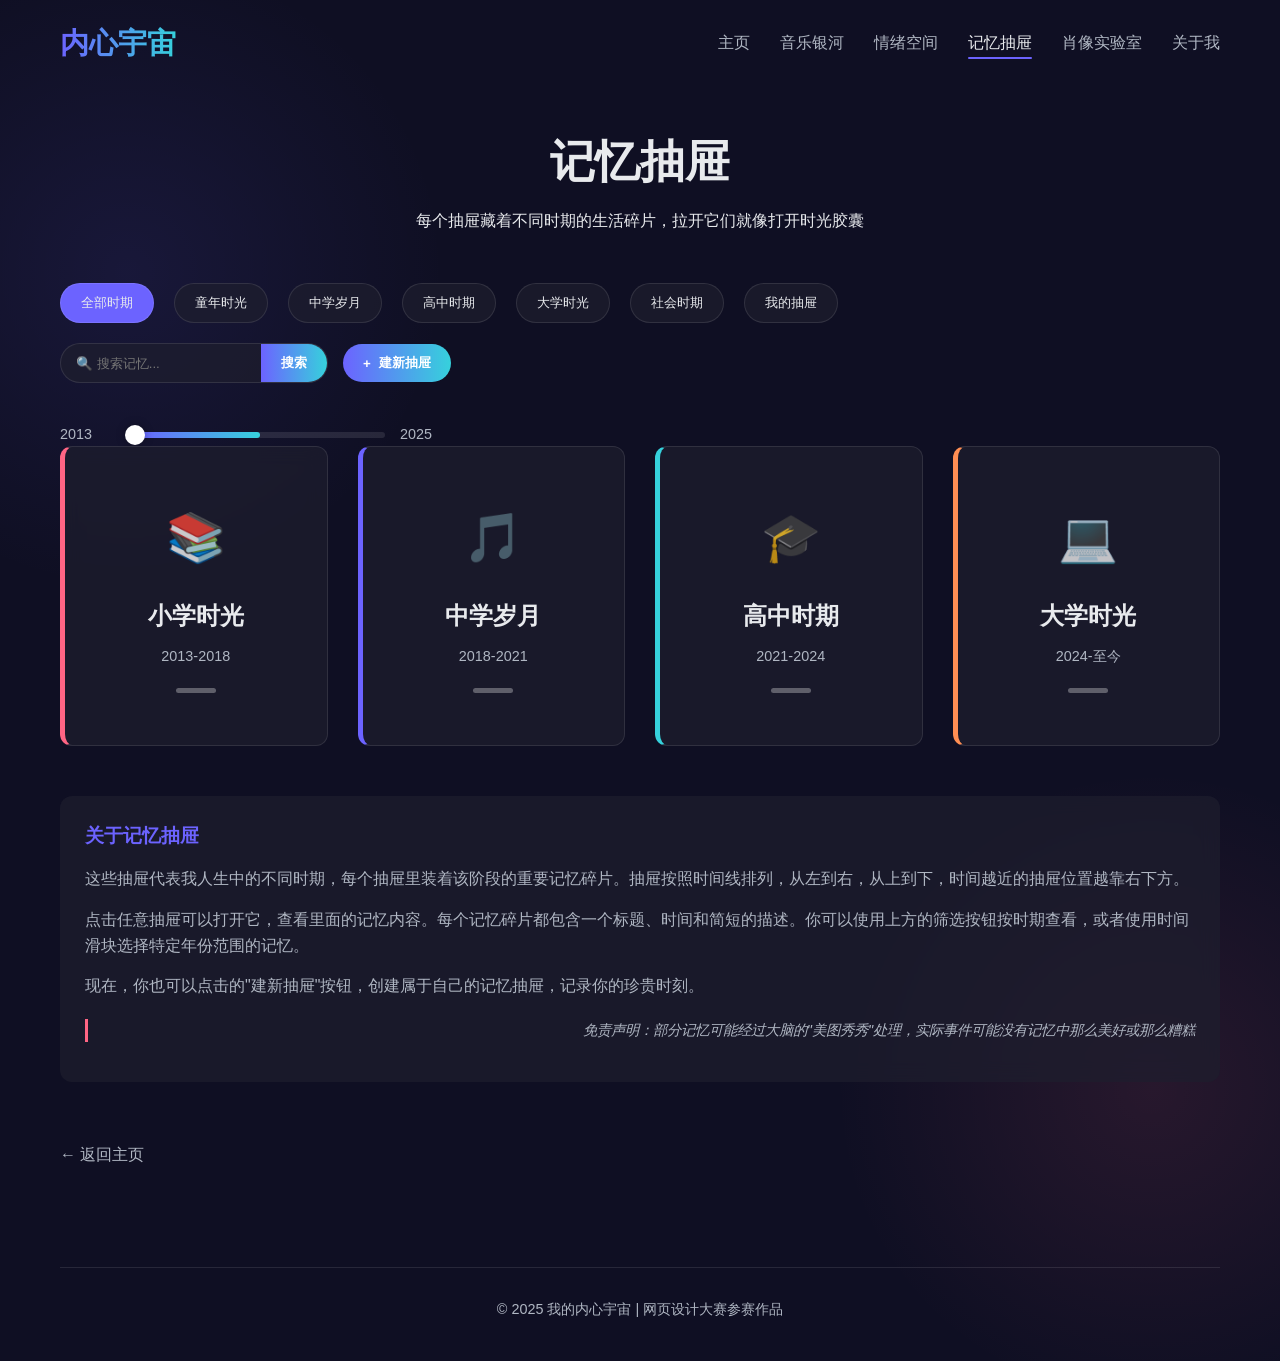
<file: memory-drawers.html>
<!doctype html>
<html lang="zh-CN">
  <head>
    <meta charset="UTF-8" />
    <meta name="viewport" content="width=device-width, initial-scale=1.0" />
    <title>记忆抽屉 | 内心宇宙</title>
    <style>
      /* 基础重置与变量 */
      :root {
        --primary-color: #6c63ff;
        --secondary-color: #ff6584;
        --dark-bg: #0f0f23;
        --light-bg: #f8f9fa;
        --text-primary: #e8eaed;
        --text-secondary: #b0b7c3;
        --accent-1: #36d1dc;
        --accent-2: #5b86e5;
        --card-bg: rgba(30, 30, 46, 0.7);
        --transition: all 0.3s ease;
        --border-radius: 12px;
        --shadow: 0 10px 30px rgba(0, 0, 0, 0.3);
      }

      * {
        margin: 0;
        padding: 0;
        box-sizing: border-box;
      }

      body {
        font-family: "Quicksand", sans-serif;
        background-color: var(--dark-bg);
        color: var(--text-primary);
        line-height: 1.6;
        overflow-x: hidden;
        background-image:
          radial-gradient(
            circle at 10% 20%,
            rgba(108, 99, 255, 0.1) 0%,
            transparent 20%
          ),
          radial-gradient(
            circle at 90% 80%,
            rgba(255, 101, 132, 0.1) 0%,
            transparent 20%
          );
        min-height: 100vh;
      }

      .container {
        max-width: 1200px;
        margin: 0 auto;
        padding: 0 20px;
      }

      /* 导航栏 */
      .main-nav {
        display: flex;
        justify-content: space-between;
        align-items: center;
        padding: 20px 0;
        position: relative;
        z-index: 100;
      }

      .nav-brand {
        font-size: 1.8rem;
        font-weight: 600;
        background: linear-gradient(
          90deg,
          var(--primary-color),
          var(--accent-1)
        );
        -webkit-background-clip: text;
        background-clip: text;
        color: transparent;
      }

      .nav-links {
        display: flex;
        list-style: none;
        gap: 30px;
      }

      .nav-links a {
        color: var(--text-secondary);
        text-decoration: none;
        font-weight: 500;
        transition: var(--transition);
        padding: 8px 0;
        position: relative;
      }

      .nav-links a:hover,
      .nav-links a.active {
        color: var(--text-primary);
      }

      .nav-links a.active::after {
        content: "";
        position: absolute;
        bottom: 0;
        left: 0;
        width: 100%;
        height: 2px;
        background: var(--primary-color);
        border-radius: 2px;
      }

      .menu-toggle {
        display: none;
        background: none;
        border: none;
        color: var(--text-primary);
        font-size: 1.5rem;
        cursor: pointer;
      }

      /* 主内容区 */
      .hero {
        display: grid;
        grid-template-columns: 1fr 1fr;
        gap: 60px;
        align-items: center;
        padding: 80px 0;
        min-height: 80vh;
      }

      .hero-text h1 {
        font-size: 3.2rem;
        line-height: 1.2;
        margin-bottom: 20px;
      }

      .highlight {
        background: linear-gradient(
          90deg,
          var(--primary-color),
          var(--secondary-color)
        );
        -webkit-background-clip: text;
        background-clip: text;
        color: transparent;
        position: relative;
      }

      .subtitle {
        font-size: 1.2rem;
        color: var(--text-secondary);
        margin-bottom: 30px;
      }

      .hero-text p {
        margin-bottom: 30px;
        font-size: 1.1rem;
      }

      .cta-buttons {
        display: flex;
        gap: 20px;
        margin-top: 30px;
      }

      .btn {
        padding: 14px 28px;
        border-radius: var(--border-radius);
        text-decoration: none;
        font-weight: 600;
        transition: var(--transition);
        display: inline-block;
        text-align: center;
      }

      .btn.primary {
        background: linear-gradient(
          90deg,
          var(--primary-color),
          var(--accent-1)
        );
        color: white;
        box-shadow: var(--shadow);
      }

      .btn.secondary {
        background: transparent;
        color: var(--text-primary);
        border: 2px solid var(--primary-color);
      }

      .btn:hover {
        transform: translateY(-5px);
        box-shadow: 0 15px 30px rgba(0, 0, 0, 0.4);
      }

      .hero-visual {
        position: relative;
        height: 400px;
        display: flex;
        justify-content: center;
        align-items: center;
      }

      .floating-shapes {
        position: relative;
        width: 100%;
        height: 100%;
      }

      .shape {
        position: absolute;
        border-radius: 50%;
        opacity: 0.7;
      }

      .shape-1 {
        width: 200px;
        height: 200px;
        background: radial-gradient(
          circle,
          var(--primary-color),
          transparent 70%
        );
        top: 20%;
        left: 10%;
        animation: float 6s ease-in-out infinite;
      }

      .shape-2 {
        width: 150px;
        height: 150px;
        background: radial-gradient(
          circle,
          var(--secondary-color),
          transparent 70%
        );
        top: 50%;
        right: 10%;
        animation: float 8s ease-in-out infinite reverse;
      }

      .shape-3 {
        width: 100px;
        height: 100px;
        background: radial-gradient(circle, var(--accent-1), transparent 70%);
        bottom: 10%;
        left: 30%;
        animation: float 7s ease-in-out infinite 1s;
      }

      /* 特色空间卡片 */
      .featured-spaces {
        padding: 80px 0;
      }

      .featured-spaces h2 {
        text-align: center;
        font-size: 2.5rem;
        margin-bottom: 50px;
      }

      .space-cards {
        display: grid;
        grid-template-columns: repeat(auto-fit, minmax(250px, 1fr));
        gap: 30px;
      }

      .space-card {
        background: var(--card-bg);
        border-radius: var(--border-radius);
        padding: 30px;
        transition: var(--transition);
        cursor: pointer;
        backdrop-filter: blur(10px);
        border: 1px solid rgba(255, 255, 255, 0.1);
      }

      .space-card:hover {
        transform: translateY(-10px);
        border-color: var(--primary-color);
        box-shadow: var(--shadow);
      }

      .card-icon {
        font-size: 2.5rem;
        margin-bottom: 20px;
      }

      .space-card h3 {
        font-size: 1.5rem;
        margin-bottom: 15px;
      }

      .space-card p {
        color: var(--text-secondary);
        font-size: 0.95rem;
      }

      /* 幽默区域 */
      .humor-section {
        padding: 60px 0;
        display: flex;
        justify-content: center;
      }

      .humor-bubble {
        background: linear-gradient(
          135deg,
          rgba(108, 99, 255, 0.1),
          rgba(255, 101, 132, 0.1)
        );
        border-radius: var(--border-radius);
        padding: 30px;
        max-width: 600px;
        border-left: 5px solid var(--secondary-color);
        position: relative;
        overflow: hidden;
      }

      .humor-bubble::before {
        content: "✨";
        position: absolute;
        top: 10px;
        right: 10px;
        font-size: 1.5rem;
      }

      .humor-bubble p:first-child {
        font-weight: 600;
        margin-bottom: 15px;
        color: var(--secondary-color);
      }

      .humor-bubble ul {
        margin: 20px 0;
        padding-left: 20px;
      }

      .humor-bubble li {
        margin-bottom: 8px;
        position: relative;
      }

      .humor-note {
        font-style: italic;
        font-size: 0.9rem;
        color: var(--text-secondary);
        margin-top: 20px;
        text-align: right;
      }

      /* 页脚 */
      footer {
        text-align: center;
        padding: 30px 0;
        border-top: 1px solid rgba(255, 255, 255, 0.1);
        margin-top: 60px;
        color: var(--text-secondary);
        font-size: 0.9rem;
      }

      footer p:first-child {
        margin-bottom: 10px;
      }

      /* 响应式设计 */
      @media (max-width: 992px) {
        .hero {
          grid-template-columns: 1fr;
          gap: 40px;
          padding: 40px 0;
        }

        .hero-text h1 {
          font-size: 2.5rem;
        }

        .nav-links {
          display: none;
        }

        .menu-toggle {
          display: block;
        }

        .nav-links.active {
          display: flex;
          flex-direction: column;
          position: absolute;
          top: 100%;
          left: 0;
          width: 100%;
          background: var(--dark-bg);
          padding: 20px;
          border-radius: var(--border-radius);
          box-shadow: var(--shadow);
        }
      }

      /* ==================== 【共鸣星海】新增样式 ==================== */
      /* 将此段代码追加到 style.css 文件的末尾 */

      /* 星星详细信息面板 */
      .star-detail-panel {
        position: fixed;
        top: 50%;
        left: 50%;
        transform: translate(-50%, -50%);
        width: 90%;
        max-width: 500px;
        max-height: 80vh;
        background: var(--card-bg);
        backdrop-filter: blur(20px) saturate(180%);
        border-radius: var(--border-radius);
        border: 1px solid rgba(108, 99, 255, 0.3);
        box-shadow: 0 25px 50px rgba(0, 0, 0, 0.5);
        z-index: 1000;
        overflow-y: auto;
        animation: fadeInUp 0.4s ease-out;
        color: var(--text-primary);
      }

      .panel-header {
        padding: 25px 25px 15px 25px;
        border-bottom: 1px solid rgba(255, 255, 255, 0.1);
        position: relative;
        background: linear-gradient(
          to right,
          rgba(108, 99, 255, 0.1),
          transparent
        );
      }
      .panel-header h3 {
        font-size: 1.6rem;
        margin-bottom: 5px;
        color: var(--text-primary);
      }
      .song-artist {
        color: var(--accent-1);
        font-size: 0.95rem;
      }
      .close-panel-btn {
        position: absolute;
        top: 20px;
        right: 20px;
        background: rgba(255, 255, 255, 0.1);
        border: none;
        border-radius: 50%;
        width: 30px;
        height: 30px;
        color: var(--text-primary);
        font-size: 1.5rem;
        line-height: 1;
        cursor: pointer;
        transition: var(--transition);
      }
      .close-panel-btn:hover {
        background: var(--secondary-color);
        transform: rotate(90deg);
      }

      .panel-body {
        padding: 25px;
      }
      .panel-body > div {
        margin-bottom: 25px;
      }

      /* 投稿者区域 */
      .contributor-header {
        display: flex;
        align-items: center;
        gap: 15px;
        margin-bottom: 15px;
      }
      .contributor-avatar {
        font-size: 2.5rem;
      }
      .contributor-header h4 {
        font-size: 1.2rem;
        margin-bottom: 5px;
      }
      .upload-time {
        font-size: 0.85rem;
        color: var(--text-secondary);
      }
      .contributor-intro {
        background: rgba(255, 255, 255, 0.05);
        padding: 15px;
        border-radius: 10px;
        line-height: 1.6;
        font-style: italic;
        border-left: 3px solid var(--accent-1);
      }

      /* 社交标签 */
      .social-tags {
        display: flex;
        flex-wrap: wrap;
        gap: 10px;
        margin-top: 10px;
      }
      .social-tag {
        background: rgba(255, 101, 132, 0.15);
        color: var(--secondary-color);
        padding: 6px 12px;
        border-radius: 15px;
        font-size: 0.8rem;
      }

      /* 联系方式区域 */
      .contact-info {
        background: rgba(54, 209, 220, 0.1);
        padding: 12px 15px;
        border-radius: 8px;
        word-break: break-all;
        margin: 15px 0;
        font-family: monospace;
        border: 1px dashed var(--accent-1);
      }
      .action-btn {
        width: 100%;
        padding: 12px;
        margin-bottom: 10px;
        background: linear-gradient(
          90deg,
          var(--primary-color),
          var(--accent-1)
        );
        color: white;
        border: none;
        border-radius: 8px;
        font-weight: 600;
        cursor: pointer;
        transition: var(--transition);
      }
      .action-btn:hover {
        transform: translateY(-3px);
        box-shadow: 0 7px 15px rgba(108, 99, 255, 0.3);
      }
      .action-btn.secondary {
        background: transparent;
        border: 2px solid var(--primary-color);
        color: var(--primary-color);
      }
      .action-btn.secondary:hover {
        background: rgba(108, 99, 255, 0.1);
      }

      /* 歌曲信息 */
      .song-info-section p {
        margin-bottom: 8px;
        font-size: 0.9rem;
        color: var(--text-secondary);
      }
      .song-info-section strong {
        color: var(--text-primary);
      }

      /* 响应式调整 */
      @media (max-width: 768px) {
        .star-detail-panel {
          width: 95%;
          max-height: 85vh;
        }
        .panel-header,
        .panel-body {
          padding: 20px;
        }
      }
      /* 在 music-galaxy.html 的 style 标签内，或 style.css 中添加 */
      .background-star {
        opacity: 0.7;
      }
      .background-star:hover {
        opacity: 1;
      }

      /* ==================== 【共鸣星海】创建新星功能新增样式 ==================== */

      /* 创建新星入口按钮 */
      .create-star-entry {
        z-index: 20; /* 确保在最上层 */
      }
      .create-entry-btn {
        background: linear-gradient(
          135deg,
          var(--primary-color),
          var(--accent-2)
        );
        color: white;
        border: none;
        border-radius: 25px;
        padding: 12px 25px;
        font-weight: 600;
        font-size: 0.95rem;
        cursor: pointer;
        box-shadow: 0 8px 20px rgba(108, 99, 255, 0.4);
        transition: all 0.3s ease;
        animation: pulse-gentle 2s infinite;
      }
      .create-entry-btn:hover {
        transform: translateY(-3px) scale(1.05);
        box-shadow: 0 12px 25px rgba(108, 99, 255, 0.6);
      }
      @keyframes pulse-gentle {
        0%,
        100% {
          box-shadow: 0 8px 20px rgba(108, 99, 255, 0.4);
        }
        50% {
          box-shadow: 0 8px 25px rgba(108, 99, 255, 0.7);
        }
      }

      /* 创建表单样式 (复用 .star-detail-panel 的基础样式) */
      #starDetailPanel .form-section {
        margin-bottom: 25px;
        padding-bottom: 20px;
        border-bottom: 1px dashed rgba(255, 255, 255, 0.1);
      }
      #starDetailPanel .form-section:last-of-type {
        border-bottom: none;
      }
      #starDetailPanel .form-section h4 {
        margin-bottom: 15px;
        color: var(--accent-1);
        font-size: 1.1rem;
      }
      .form-group {
        margin-bottom: 15px;
      }
      .form-group label {
        display: block;
        margin-bottom: 5px;
        font-size: 0.9rem;
        color: var(--text-secondary);
      }
      .form-group input[type="text"],
      .form-group textarea {
        width: 100%;
        padding: 10px 15px;
        background: rgba(255, 255, 255, 0.08);
        border: 1px solid rgba(108, 99, 255, 0.3);
        border-radius: 8px;
        color: var(--text-primary);
        font-family: "Quicksand", sans-serif;
        transition: var(--transition);
      }
      .form-group input[type="text"]:focus,
      .form-group textarea:focus {
        outline: none;
        border-color: var(--primary-color);
        background: rgba(108, 99, 255, 0.1);
      }
      .form-group textarea {
        resize: vertical;
        min-height: 60px;
      }
      .radio-group {
        display: flex;
        gap: 20px;
        margin-top: 5px;
      }
      .radio-group label {
        display: flex;
        align-items: center;
        font-size: 0.9rem;
        cursor: pointer;
      }
      .radio-group input[type="radio"] {
        margin-right: 8px;
      }
      .form-group small {
        display: block;
        margin-top: 5px;
        font-size: 0.8rem;
        color: var(--text-secondary);
        opacity: 0.8;
      }
      .form-actions {
        display: flex;
        justify-content: flex-end;
        gap: 15px;
        margin-top: 25px;
      }

      /* 基础动画 */
      @keyframes float {
        0%,
        100% {
          transform: translateY(0) scale(1);
        }
        50% {
          transform: translateY(-20px) scale(1.05);
        }
      }

      @keyframes pulse {
        0%,
        100% {
          opacity: 1;
        }
        50% {
          opacity: 0.7;
        }
      }

      @keyframes fadeInUp {
        from {
          opacity: 0;
          transform: translateY(30px);
        }
        to {
          opacity: 1;
          transform: translateY(0);
        }
      }

      /* 页面进入动画 */
      .hero-text,
      .space-card,
      .humor-bubble {
        animation: fadeInUp 0.8s ease-out;
      }

      .space-card:nth-child(2) {
        animation-delay: 0.1s;
      }

      .space-card:nth-child(3) {
        animation-delay: 0.2s;
      }

      .space-card:nth-child(4) {
        animation-delay: 0.3s;
      }
    </style>
    <style>
      /* 原有内联样式保持不变（此处省略） */
      .memory-drawers-container {
        min-height: 80vh;
        padding: 40px 0;
      }

      .drawers-header {
        text-align: center;
        margin-bottom: 50px;
      }

      .drawers-header h1 {
        font-size: 2.8rem;
        margin-bottom: 10px;
      }

      .timeline-controls {
        display: flex;
        justify-content: space-between;
        align-items: center;
        gap: 20px;
        margin-bottom: 40px;
        flex-wrap: wrap;
      }

      .controls-left {
        display: flex;
        gap: 20px;
        flex-wrap: wrap;
      }

      .timeline-btn {
        padding: 10px 20px;
        background: var(--card-bg);
        border: 1px solid rgba(255, 255, 255, 0.1);
        border-radius: 20px;
        color: var(--text-primary);
        cursor: pointer;
        transition: var(--transition);
      }

      .timeline-btn.active,
      .timeline-btn:hover {
        background: var(--primary-color);
      }

      .create-drawer-btn {
        padding: 10px 20px;
        background: linear-gradient(
          90deg,
          var(--primary-color),
          var(--accent-1)
        );
        border: none;
        border-radius: 20px;
        color: white;
        cursor: pointer;
        font-weight: 600;
        transition: var(--transition);
        display: flex;
        align-items: center;
        gap: 8px;
        white-space: nowrap;
      }

      .create-drawer-btn:hover {
        transform: translateY(-3px);
        box-shadow: 0 8px 20px rgba(108, 99, 255, 0.4);
      }

      .timeline-slider {
        flex-grow: 1;
        max-width: 400px;
      }

      .slider-container {
        display: flex;
        align-items: center;
        gap: 15px;
      }

      .slider-year {
        color: var(--text-secondary);
        font-size: 0.9rem;
        min-width: 60px;
      }

      .slider {
        flex-grow: 1;
        height: 6px;
        background: rgba(255, 255, 255, 0.1);
        border-radius: 3px;
        position: relative;
        cursor: pointer;
      }

      .slider-track {
        position: absolute;
        top: 0;
        left: 0;
        height: 100%;
        background: linear-gradient(
          90deg,
          var(--primary-color),
          var(--accent-1)
        );
        border-radius: 3px;
        width: 50%;
      }

      .slider-handle {
        position: absolute;
        top: 50%;
        transform: translate(-50%, -50%);
        width: 20px;
        height: 20px;
        background: white;
        border-radius: 50%;
        box-shadow: 0 0 10px rgba(0, 0, 0, 0.3);
        cursor: grab;
      }

      .drawers-grid {
        display: grid;
        grid-template-columns: repeat(auto-fill, minmax(250px, 1fr));
        gap: 30px;
        margin-bottom: 50px;
      }

      .drawer {
        background: var(--card-bg);
        border-radius: var(--border-radius);
        overflow: hidden;
        transition: var(--transition);
        cursor: pointer;
        backdrop-filter: blur(10px);
        border: 1px solid rgba(255, 255, 255, 0.1);
        min-height: 300px;
        display: flex;
        flex-direction: column;
      }

      .drawer:hover {
        transform: translateY(-10px);
        border-color: var(--primary-color);
        box-shadow: var(--shadow);
      }

      .drawer-front {
        padding: 25px;
        text-align: center;
        position: relative;
        min-height: 200px;
        display: flex;
        flex-direction: column;
        justify-content: center;
        flex: 1;
      }

      .drawer-label {
        font-size: 1.5rem;
        font-weight: 600;
        margin-bottom: 10px;
        color: var(--text-primary);
      }

      .drawer-period {
        color: var(--text-secondary);
        font-size: 0.9rem;
        margin-bottom: 20px;
      }

      .drawer-icon {
        font-size: 3rem;
        margin-bottom: 20px;
        opacity: 0.8;
      }

      .drawer-handle {
        width: 40px;
        height: 5px;
        background: rgba(255, 255, 255, 0.3);
        border-radius: 3px;
        margin: 0 auto;
      }

      .drawer-content {
        padding: 0;
        max-height: 0;
        overflow: hidden;
        transition:
          max-height 0.5s ease,
          padding 0.5s ease;
        flex: 1;
      }

      .drawer.open .drawer-content {
        padding: 25px;
        max-height: 500px;
      }

      .memory-item {
        margin-bottom: 20px;
        padding-bottom: 20px;
        border-bottom: 1px solid rgba(255, 255, 255, 0.1);
      }

      .memory-item:last-child {
        margin-bottom: 0;
        padding-bottom: 0;
        border-bottom: none;
      }

      .memory-title {
        color: var(--primary-color);
        font-weight: 600;
        margin-bottom: 8px;
      }

      .memory-date {
        color: var(--text-secondary);
        font-size: 0.8rem;
        margin-bottom: 10px;
      }

      .memory-text {
        color: var(--text-secondary);
        font-size: 0.9rem;
        line-height: 1.5;
      }

      .memory-tags {
        display: flex;
        flex-wrap: wrap;
        gap: 8px;
        margin-top: 10px;
      }

      .memory-tag {
        background: rgba(108, 99, 255, 0.15);
        color: var(--primary-color);
        padding: 4px 10px;
        border-radius: 12px;
        font-size: 0.8rem;
      }

      .drawers-description {
        background: var(--card-bg);
        border-radius: var(--border-radius);
        padding: 25px;
        margin-bottom: 40px;
        backdrop-filter: blur(10px);
      }

      .drawers-description h3 {
        color: var(--primary-color);
        margin-bottom: 15px;
      }

      .drawers-description p {
        margin-bottom: 15px;
        color: var(--text-secondary);
      }

      .humor-note {
        font-style: italic;
        color: var(--secondary-color);
        border-left: 3px solid var(--secondary-color);
        padding-left: 15px;
        margin-top: 20px;
      }

      .back-btn {
        display: inline-block;
        margin-top: 20px;
        color: var(--text-secondary);
        text-decoration: none;
        transition: var(--transition);
      }

      .back-btn:hover {
        color: var(--primary-color);
      }

      /* 抽屉颜色主题 */
      .drawer-childhood {
        border-left: 5px solid #ff6584;
      }
      .drawer-teenage {
        border-left: 5px solid #6c63ff;
      }
      .drawer-highschool {
        border-left: 5px solid #36d1dc;
      }
      .drawer-college {
        border-left: 5px solid #ff8e53;
      }
      .drawer-custom {
        border-left: 5px solid #9c5dff;
      }

      /* 创建抽屉表单样式 */
      .create-drawer-form {
        position: fixed;
        top: 50%;
        left: 50%;
        transform: translate(-50%, -50%);
        width: 90%;
        max-width: 500px;
        max-height: 80vh;
        background: var(--card-bg);
        backdrop-filter: blur(20px) saturate(180%);
        border-radius: var(--border-radius);
        border: 1px solid rgba(108, 99, 255, 0.3);
        box-shadow: 0 25px 50px rgba(0, 0, 0, 0.5);
        z-index: 1000;
        overflow-y: auto;
        animation: fadeInUp 0.4s ease-out;
        color: var(--text-primary);
      }

      .form-header {
        padding: 25px 25px 15px 25px;
        border-bottom: 1px solid rgba(255, 255, 255, 0.1);
        position: relative;
        background: linear-gradient(
          to right,
          rgba(108, 99, 255, 0.1),
          transparent
        );
      }

      .form-header h3 {
        font-size: 1.6rem;
        margin-bottom: 5px;
        color: var(--text-primary);
      }

      .form-body {
        padding: 25px;
      }

      .form-section {
        margin-bottom: 25px;
        padding-bottom: 20px;
        border-bottom: 1px dashed rgba(255, 255, 255, 0.1);
      }

      .form-section:last-of-type {
        border-bottom: none;
      }

      .form-section h4 {
        margin-bottom: 15px;
        color: var(--accent-1);
        font-size: 1.1rem;
      }

      .form-group {
        margin-bottom: 15px;
      }

      .form-group label {
        display: block;
        margin-bottom: 5px;
        font-size: 0.9rem;
        color: var(--text-secondary);
      }

      .form-group input[type="text"],
      .form-group input[type="date"],
      .form-group textarea,
      .form-group select {
        width: 100%;
        padding: 10px 15px;
        background: rgba(255, 255, 255, 0.08);
        border: 1px solid rgba(108, 99, 255, 0.3);
        border-radius: 8px;
        color: var(--text-primary);
        font-family: "Quicksand", sans-serif;
        transition: var(--transition);
      }

      .form-group input[type="text"]:focus,
      .form-group input[type="date"]:focus,
      .form-group textarea:focus,
      .form-group select:focus {
        outline: none;
        border-color: var(--primary-color);
        background: rgba(108, 99, 255, 0.1);
      }

      .form-group textarea {
        resize: vertical;
        min-height: 80px;
      }

      .radio-group {
        display: flex;
        flex-wrap: wrap;
        gap: 15px;
        margin-top: 5px;
      }

      .radio-group label {
        display: flex;
        align-items: center;
        font-size: 0.9rem;
        cursor: pointer;
      }

      .radio-group input[type="radio"] {
        margin-right: 8px;
      }

      .form-actions {
        display: flex;
        justify-content: flex-end;
        gap: 15px;
        margin-top: 25px;
      }

      .form-btn {
        padding: 12px 25px;
        border: none;
        border-radius: 8px;
        font-weight: 600;
        cursor: pointer;
        transition: var(--transition);
      }

      .form-btn.primary {
        background: linear-gradient(
          90deg,
          var(--primary-color),
          var(--accent-1)
        );
        color: white;
      }

      .form-btn.secondary {
        background: transparent;
        border: 2px solid var(--primary-color);
        color: var(--primary-color);
      }

      .form-btn:hover {
        transform: translateY(-3px);
        box-shadow: 0 7px 15px rgba(108, 99, 255, 0.3);
      }

      .close-form-btn {
        position: absolute;
        top: 20px;
        right: 20px;
        background: rgba(255, 255, 255, 0.1);
        border: none;
        border-radius: 50%;
        width: 30px;
        height: 30px;
        color: var(--text-primary);
        font-size: 1.5rem;
        line-height: 1;
        cursor: pointer;
        transition: var(--transition);
      }

      .controls-right {
        display: flex;
        align-items: center;
        gap: 15px;
      }

      .search-container {
        display: flex;
        align-items: center;
        background: rgba(255, 255, 255, 0.08);
        border: 1px solid rgba(108, 99, 255, 0.3);
        border-radius: 20px;
        overflow: hidden;
      }

      .search-input {
        border: none;
        background: transparent;
        padding: 8px 15px;
        color: var(--text-primary);
        font-family: "Quicksand", sans-serif;
        outline: none;
        flex: 1;
      }

      .search-btn {
        background: var(--primary-color);
        border: none;
        color: white;
        padding: 8px 15px;
        cursor: pointer;
        transition: var(--transition);
      }

      .search-btn:hover {
        background: var(--accent-1);
      }
      /* 控制栏右侧布局 */
      .controls-right {
        display: flex;
        align-items: center;
        gap: 15px;
        flex-wrap: wrap;
      }

      /* 搜索框样式 */
      .search-container {
        display: flex;
        background: var(--card-bg);
        border-radius: 20px;
        overflow: hidden;
        border: 1px solid rgba(255, 255, 255, 0.1);
        transition: var(--transition);
      }

      .search-container:focus-within {
        border-color: var(--primary-color);
        box-shadow: 0 0 0 2px rgba(108, 99, 255, 0.2);
      }

      .search-input {
        padding: 10px 15px;
        background: transparent;
        border: none;
        color: var(--text-primary);
        width: 200px;
        font-family: "Quicksand", sans-serif;
      }

      .search-input:focus {
        outline: none;
      }

      .search-btn {
        padding: 10px 20px;
        background: linear-gradient(
          90deg,
          var(--primary-color),
          var(--accent-1)
        );
        border: none;
        color: white;
        cursor: pointer;
        font-weight: 600;
        transition: var(--transition);
        white-space: nowrap;
      }

      .search-btn:hover {
        opacity: 0.9;
      }

      /* 抽屉状态指示器 */
      .drawer-status {
        position: absolute;
        top: 10px;
        right: 10px;
        width: 8px;
        height: 8px;
        border-radius: 50%;
        background: rgba(255, 255, 255, 0.3);
        transition: var(--transition);
      }

      .drawer.open .drawer-status {
        background: var(--primary-color);
        box-shadow: 0 0 8px var(--primary-color);
      }

      /* 无搜索结果提示 */
      .no-results {
        grid-column: 1 / -1;
        text-align: center;
        padding: 60px 20px;
        color: var(--text-secondary);
        font-size: 1.1rem;
      }

      .no-results .icon {
        font-size: 3rem;
        margin-bottom: 20px;
        opacity: 0.5;
      }

      /* 抽屉动画 */
      @keyframes drawerOpen {
        from {
          opacity: 0;
          transform: translateY(-10px);
        }
        to {
          opacity: 1;
          transform: translateY(0);
        }
      }

      .drawer.open .drawer-content {
        animation: drawerOpen 0.3s ease-out;
      }

      /* 社会时期颜色主题 */
      .drawer-society {
        border-left: 5px solid #9c5dff;
      }

      /* 标签选择样式 */
      .tag-select-group {
        display: flex;
        flex-wrap: wrap;
        gap: 10px;
        margin-top: 5px;
      }

      .tag-option {
        display: inline-flex;
        align-items: center;
        cursor: pointer;
      }

      .tag-option input[type="radio"] {
        display: none;
      }

      .tag-label {
        padding: 8px 15px;
        background: rgba(255, 255, 255, 0.08);
        border: 1px solid rgba(255, 255, 255, 0.1);
        border-radius: 15px;
        color: var(--text-secondary);
        font-size: 0.9rem;
        transition: var(--transition);
      }

      .tag-option input[type="radio"]:checked + .tag-label {
        background: linear-gradient(
          90deg,
          var(--primary-color),
          var(--accent-1)
        );
        color: white;
        border-color: var(--primary-color);
        box-shadow: 0 4px 10px rgba(108, 99, 255, 0.3);
      }
    </style>
  </head>
  <body>
    <div class="container">
      <nav class="main-nav">
        <div class="nav-brand">内心宇宙</div>
        <ul class="nav-links">
          <li><a href="../index.html">主页</a></li>
          <li><a href="music-galaxy.html">音乐银河</a></li>
          <li><a href="anxiety-room.html">情绪空间</a></li>
          <li><a href="memory-drawers.html" class="active">记忆抽屉</a></li>
          <li><a href="portrait-lab.html">肖像实验室</a></li>
          <li><a href="about-me.html">关于我</a></li>
        </ul>
        <button class="menu-toggle">☰</button>
      </nav>

      <main class="memory-drawers-container">
        <div class="drawers-header">
          <h1>记忆抽屉</h1>
          <p>每个抽屉藏着不同时期的生活碎片，拉开它们就像打开时光胶囊</p>
        </div>

        <div class="timeline-controls">
          <div class="controls-left">
            <button class="timeline-btn active" data-period="all">
              全部时期
            </button>
            <button class="timeline-btn" data-period="childhood">
              童年时光
            </button>
            <button class="timeline-btn" data-period="teenage">中学岁月</button>
            <button class="timeline-btn" data-period="highschool">
              高中时期
            </button>
            <button class="timeline-btn" data-period="college">大学时光</button>
            <button class="timeline-btn" data-period="society">社会时期</button>
            <button class="timeline-btn" data-period="custom">我的抽屉</button>
          </div>

          <div class="controls-right">
            <div class="search-container">
              <input
                type="text"
                id="searchInput"
                placeholder="🔍 搜索记忆..."
                class="search-input"
              />
              <button class="search-btn" id="searchBtn">搜索</button>
            </div>
            <button class="create-drawer-btn" id="createDrawerBtn">
              <span>+</span> 建新抽屉
            </button>
          </div>
        </div>

        <div class="timeline-slider">
          <div class="slider-container">
            <div class="slider-year" id="minYear">2000</div>
            <div class="slider" id="yearSlider">
              <div class="slider-track" id="sliderTrack"></div>
              <div class="slider-handle" id="sliderHandle"></div>
            </div>
            <div class="slider-year" id="maxYear">2026</div>
          </div>
        </div>

        <div class="drawers-grid" id="drawersGrid">
          <!-- 童年时期抽屉 -->
          <div
            class="drawer drawer-childhood"
            data-period="childhood"
            data-year="2015"
          >
            <div class="drawer-front">
              <div class="drawer-icon">📚</div>
              <div class="drawer-label">小学时光</div>
              <div class="drawer-period">2013-2018</div>
              <div class="drawer-handle"></div>
            </div>
            <div class="drawer-content">
              <div class="memory-item">
                <div class="memory-title">第一次用电脑</div>
                <div class="memory-date">2015年春天</div>
                <div class="memory-text">
                  在学校的计算机教室，我第一次接触到了Windows
                  98系统。记得当时被鼠标的光标迷住了，觉得这简直是魔法。老师教我们使用画图软件，我画了一只歪歪扭扭的小猫，虽然很丑，但那种创造的感觉让我兴奋不已。从那天起，我就对电脑产生了浓厚的兴趣。
                </div>
                <div class="memory-tags">
                  <span class="memory-tag">童年</span>
                  <span class="memory-tag">第一次</span>
                  <span class="memory-tag">电脑</span>
                </div>
              </div>
            </div>
          </div>

          <!-- 中学时期抽屉 -->
          <div
            class="drawer drawer-teenage"
            data-period="teenage"
            data-year="2020"
          >
            <div class="drawer-front">
              <div class="drawer-icon">🎵</div>
              <div class="drawer-label">中学岁月</div>
              <div class="drawer-period">2018-2021</div>
              <div class="drawer-handle"></div>
            </div>
            <div class="drawer-content">
              <div class="memory-item">
                <div class="memory-title">第一个个人网站</div>
                <div class="memory-date">2020年</div>
                <div class="memory-text">
                  用HTML和CSS制作了我的第一个个人网站，背景是星空，有闪烁的星星效果。虽然代码很简陋，但那份成就感至今难忘。我花了整整一个暑假的时间，每天对着教程学习，当网站最终在浏览器中显示出来时，我觉得自己像个魔法师。
                </div>
                <div class="memory-tags">
                  <span class="memory-tag">编程</span>
                  <span class="memory-tag">网站</span>
                  <span class="memory-tag">成长</span>
                </div>
              </div>
            </div>
          </div>

          <!-- 高中时期抽屉 -->
          <div
            class="drawer drawer-highschool"
            data-period="highschool"
            data-year="2023"
          >
            <div class="drawer-front">
              <div class="drawer-icon">🎓</div>
              <div class="drawer-label">高中时期</div>
              <div class="drawer-period">2021-2024</div>
              <div class="drawer-handle"></div>
            </div>
            <div class="drawer-content">
              <div class="memory-item">
                <div class="memory-title">毕业晚会上的表演</div>
                <div class="memory-date">2023年夏天</div>
                <div class="memory-text">
                  在高中毕业晚会上，我和几个朋友表演了自己编写的小品。我负责编写剧本和设计简单的灯光效果。当台下爆发出笑声和掌声时，我意识到创作的力量——它能把快乐传递给他人。那晚的星空特别明亮，仿佛在为我们即将各奔东西的青春送行。
                </div>
                <div class="memory-tags">
                  <span class="memory-tag">毕业</span>
                  <span class="memory-tag">表演</span>
                  <span class="memory-tag">友情</span>
                </div>
              </div>
            </div>
          </div>

          <!-- 大学时期抽屉 -->
          <div
            class="drawer drawer-college"
            data-period="college"
            data-year="2024"
          >
            <div class="drawer-front">
              <div class="drawer-icon">💻</div>
              <div class="drawer-label">大学时光</div>
              <div class="drawer-period">2024-至今</div>
              <div class="drawer-handle"></div>
            </div>
            <div class="drawer-content">
              <div class="memory-item">
                <div class="memory-title">第一个完整的网页项目</div>
                <div class="memory-date">2024年</div>
                <div class="memory-text">
                  在大学网页设计课程中，我独立完成了第一个完整的响应式网站项目。我花了整整一个月的时间设计交互效果和动画。当项目展示时，同学们都给出了高度评价，那一刻我确定了自己未来要走的方向——前端开发与交互设计。
                </div>
                <div class="memory-tags">
                  <span class="memory-tag">大学</span>
                  <span class="memory-tag">项目</span>
                  <span class="memory-tag">成长</span>
                </div>
              </div>
            </div>
          </div>
        </div>

        <div class="drawers-description">
          <h3>关于记忆抽屉</h3>
          <p>
            这些抽屉代表我人生中的不同时期，每个抽屉里装着该阶段的重要记忆碎片。抽屉按照时间线排列，从左到右，从上到下，时间越近的抽屉位置越靠右下方。
          </p>
          <p>
            点击任意抽屉可以打开它，查看里面的记忆内容。每个记忆碎片都包含一个标题、时间和简短的描述。你可以使用上方的筛选按钮按时期查看，或者使用时间滑块选择特定年份范围的记忆。
          </p>
          <p>
            现在，你也可以点击的"建新抽屉"按钮，创建属于自己的记忆抽屉，记录你的珍贵时刻。
          </p>
          <p class="humor-note">
            免责声明：部分记忆可能经过大脑的"美图秀秀"处理，实际事件可能没有记忆中那么美好或那么糟糕
          </p>
        </div>

        <a href="../index.html" class="back-btn">← 返回主页</a>
      </main>

      <footer>
        <p>© 2025 我的内心宇宙 | 网页设计大赛参赛作品</p>
      </footer>
    </div>

    <script>
      // 原有的 JavaScript 代码保持不变
      // 记忆抽屉交互功能
      document.addEventListener("DOMContentLoaded", function () {
        const drawers = document.querySelectorAll(".drawer");
        const timelineButtons = document.querySelectorAll(".timeline-btn");
        const yearSlider = document.getElementById("yearSlider");
        const sliderHandle = document.getElementById("sliderHandle");
        const sliderTrack = document.getElementById("sliderTrack");
        const minYear = document.getElementById("minYear");
        const maxYear = document.getElementById("maxYear");
        const createDrawerBtn = document.getElementById("createDrawerBtn");
        const drawersGrid = document.getElementById("drawersGrid");
        const searchInput = document.getElementById("searchInput");
        const searchBtn = document.getElementById("searchBtn");

        let isDragging = false;
        let currentYear = 2010;
        let drawerCounter = drawers.length;
        let currentSearchTerm = "";
        let allDrawers = Array.from(drawers);

        // 初始化
        minYear.textContent = "2013";
        maxYear.textContent = "2025";

        // 抽屉点击事件 - 修改为点击切换开合
        function setupDrawerClick(drawer) {
          const drawerFront = drawer.querySelector(".drawer-front");

          drawerFront.addEventListener("click", function (e) {
            e.stopPropagation();

            // 切换当前抽屉状态
            const isOpening = !drawer.classList.contains("open");

            // 如果当前抽屉要打开，先关闭其他打开的抽屉
            if (isOpening) {
              allDrawers.forEach((d) => {
                if (d !== drawer && d.classList.contains("open")) {
                  d.classList.remove("open");
                }
              });
            }

            // 切换当前抽屉
            drawer.classList.toggle("open");
          });
        }

        // 为所有抽屉设置点击事件
        allDrawers.forEach(setupDrawerClick);

        // 时间线按钮点击事件
        timelineButtons.forEach((button) => {
          button.addEventListener("click", function () {
            timelineButtons.forEach((btn) => btn.classList.remove("active"));
            this.classList.add("active");

            const period = this.getAttribute("data-period");
            filterDrawersByPeriod(period);
          });
        });

        // 根据时期筛选抽屉
        function filterDrawersByPeriod(period) {
          allDrawers.forEach((drawer) => {
            const drawerPeriod = drawer.getAttribute("data-period");
            const shouldShow = period === "all" || drawerPeriod === period;

            if (shouldShow) {
              drawer.style.display = "flex";
              setTimeout(() => {
                drawer.style.opacity = "1";
                drawer.style.transform = "translateY(0)";
              }, 10);
            } else {
              drawer.style.opacity = "0";
              drawer.style.transform = "translateY(20px)";
              setTimeout(() => {
                drawer.style.display = "none";
              }, 300);
            }
          });

          // 检查是否有结果显示
          checkNoResults();
        }

        // 年份滑块功能（保持不变）
        yearSlider.addEventListener("mousedown", startDrag);
        yearSlider.addEventListener("touchstart", startDrag);

        function startDrag(e) {
          e.preventDefault();
          isDragging = true;
          document.addEventListener("mousemove", onDrag);
          document.addEventListener("touchmove", onDrag);
          document.addEventListener("mouseup", stopDrag);
          document.addEventListener("touchend", stopDrag);
          updateSliderPosition(e);
        }

        function onDrag(e) {
          if (!isDragging) return;
          updateSliderPosition(e);
        }

        function stopDrag() {
          isDragging = false;
          document.removeEventListener("mousemove", onDrag);
          document.removeEventListener("touchmove", onDrag);
          document.removeEventListener("mouseup", stopDrag);
          document.removeEventListener("touchend", stopDrag);
        }

        function updateSliderPosition(e) {
          const rect = yearSlider.getBoundingClientRect();
          let clientX = e.type.includes("touch")
            ? e.touches[0].clientX
            : e.clientX;
          let x = Math.max(0, Math.min(clientX - rect.left, rect.width));
          const percent = x / rect.width;
          currentYear = Math.round(2013 + percent * 12);

          sliderHandle.style.left = `${percent * 100}%`;
          sliderTrack.style.width = `${percent * 100}%`;

          filterDrawersByYear(currentYear);
        }

        function filterDrawersByYear(year) {
          allDrawers.forEach((drawer) => {
            const drawerYear = parseInt(drawer.getAttribute("data-year"));
            const yearDiff = Math.abs(drawerYear - year);

            if (yearDiff <= 3) {
              drawer.style.display = "flex";
              drawer.style.opacity = Math.max(0.3, 1 - yearDiff / 10);
            } else {
              drawer.style.display = "none";
            }
          });

          checkNoResults();
        }

        // 搜索功能
        searchInput.addEventListener("input", function (e) {
          if (e.target.value.trim() === "") {
            // 清空搜索，恢复原状
            clearSearch();
          }
        });

        searchInput.addEventListener("keypress", function (e) {
          if (e.key === "Enter") {
            performSearch();
          }
        });

        searchBtn.addEventListener("click", performSearch);

        function performSearch() {
          const searchTerm = searchInput.value.trim().toLowerCase();
          currentSearchTerm = searchTerm;

          if (!searchTerm) {
            clearSearch();
            return;
          }

          // 移除之前的无结果提示
          const oldNoResults = drawersGrid.querySelector(".no-results");
          if (oldNoResults) oldNoResults.remove();

          let hasResults = false;

          allDrawers.forEach((drawer) => {
            const drawerLabel = drawer
              .querySelector(".drawer-label")
              .textContent.toLowerCase();
            const memoryTitle =
              drawer
                .querySelector(".memory-title")
                ?.textContent.toLowerCase() || "";
            const memoryText =
              drawer.querySelector(".memory-text")?.textContent.toLowerCase() ||
              "";
            const memoryTags = Array.from(
              drawer.querySelectorAll(".memory-tag"),
            ).map((tag) => tag.textContent.toLowerCase());

            const matches =
              drawerLabel.includes(searchTerm) ||
              memoryTitle.includes(searchTerm) ||
              memoryText.includes(searchTerm) ||
              memoryTags.some((tag) => tag.includes(searchTerm));

            if (matches) {
              drawer.style.display = "flex";
              setTimeout(() => {
                drawer.style.opacity = "1";
                drawer.style.transform = "translateY(0)";
              }, 10);
              hasResults = true;
            } else {
              drawer.style.opacity = "0";
              drawer.style.transform = "translateY(20px)";
              setTimeout(() => {
                drawer.style.display = "none";
              }, 300);
            }
          });

          if (!hasResults) {
            showNoResults(searchTerm);
          }
        }

        function clearSearch() {
          currentSearchTerm = "";
          searchInput.value = "";
          const oldNoResults = drawersGrid.querySelector(".no-results");
          if (oldNoResults) oldNoResults.remove();

          // 恢复所有抽屉显示
          allDrawers.forEach((drawer) => {
            drawer.style.display = "flex";
            setTimeout(() => {
              drawer.style.opacity = "1";
              drawer.style.transform = "translateY(0)";
            }, 10);
          });
        }

        function showNoResults(searchTerm) {
          const noResults = document.createElement("div");
          noResults.className = "no-results";
          noResults.innerHTML = `
      <div class="icon">🔍</div>
      <p>没有找到与 "<strong>${searchTerm}</strong>" 相关的记忆</p>
      <p style="font-size: 0.9rem; margin-top: 10px; opacity: 0.7;">尝试使用其他关键词，或点击"建新抽屉"添加新记忆</p>
    `;
          drawersGrid.appendChild(noResults);
        }

        function checkNoResults() {
          const visibleDrawers = allDrawers.filter(
            (d) => d.style.display !== "none" && d.style.opacity !== "0",
          );

          if (visibleDrawers.length === 0 && !currentSearchTerm) {
            const noResults = document.createElement("div");
            noResults.className = "no-results";
            noResults.innerHTML = `
        <div class="icon">📁</div>
        <p>当前筛选条件下没有记忆抽屉</p>
        <p style="font-size: 0.9rem; margin-top: 10px; opacity: 0.7;">尝试选择其他时期，或点击"建新抽屉"添加新记忆</p>
      `;

            const oldNoResults = drawersGrid.querySelector(".no-results");
            if (oldNoResults) oldNoResults.remove();

            drawersGrid.appendChild(noResults);
          } else {
            const oldNoResults = drawersGrid.querySelector(".no-results");
            if (oldNoResults && !currentSearchTerm) oldNoResults.remove();
          }
        }

        // 创建新抽屉功能
        createDrawerBtn.addEventListener("click", showCreateDrawerForm);

        function showCreateDrawerForm() {
          const existingForm = document.querySelector(".create-drawer-form");
          if (existingForm) {
            existingForm.remove();
            return;
          }

          const form = document.createElement("div");
          form.className = "create-drawer-form";
          form.innerHTML = `
      <div class="form-header">
        <button class="close-form-btn">&times;</button>
        <h3>✨ 创建新记忆抽屉</h3>
        <p>记录你的珍贵时刻</p>
      </div>
      <div class="form-body">
        <form id="newDrawerForm">
          <!-- 基本信息 -->
          <div class="form-section">
            <h4>📝 记忆信息</h4>
            <div class="form-group">
              <label for="drawerTitle">抽屉标题 *</label>
              <input type="text" id="drawerTitle" placeholder="例如：一次难忘的旅行" required>
            </div>
            <div class="form-group">
              <label for="drawerIcon">抽屉图标 (可选)</label>
              <input type="text" id="drawerIcon" placeholder="例如：🎉、✈️、📸" maxlength="2">
              <small>输入一个emoji表情作为抽屉图标</small>
            </div>
          </div>

          <!-- 投稿者信息 -->
          <div class="form-section">
            <h4>👤 关于你</h4>
            <div class="form-group">
              <label for="contributorName">你的昵称 *</label>
              <input type="text" id="contributorName" placeholder="例如：旅行者小明" required>
            </div>
            <div class="form-group">
              <label for="memoryDate">记忆时间 *</label>
              <input type="date" id="memoryDate" required>
            </div>
          </div>

          <!-- 记忆内容 -->
          <div class="form-section">
            <h4>📖 记忆内容</h4>
            <div class="form-group">
              <label for="memoryText">记忆描述 *</label>
              <textarea id="memoryText" placeholder="写下你的记忆，描述当时的情景、感受和细节..." required></textarea>
            </div>
          </div>

          <!-- 分类与标签 -->
          <div class="form-section">
            <h4>🏷️ 分类与标签</h4>
            <div class="form-group">
              <label>记忆分类 *</label>
              <div class="tag-select-group">
                <label class="tag-option">
                  <input type="radio" name="memoryCategory" value="childhood" checked>
                  <span class="tag-label">童年时光</span>
                </label>
                <label class="tag-option">
                  <input type="radio" name="memoryCategory" value="teenage">
                  <span class="tag-label">中学岁月</span>
                </label>
                <label class="tag-option">
                  <input type="radio" name="memoryCategory" value="highschool">
                  <span class="tag-label">高中时期</span>
                </label>
                <label class="tag-option">
                  <input type="radio" name="memoryCategory" value="college">
                  <span class="tag-label">大学时光</span>
                </label>
                <label class="tag-option">
                  <input type="radio" name="memoryCategory" value="society">
                  <span class="tag-label">社会时期</span>
                </label>
              </div>
            </div>
            <div class="form-group">
              <label for="customTags">自定义标签 (用逗号分隔，可选)</label>
              <input type="text" id="customTags" placeholder="例如：旅行, 友情, 成就">
            </div>
          </div>

          <!-- 表单操作按钮 -->
          <div class="form-actions">
            <button type="button" class="form-btn secondary" id="cancelCreateBtn">取消</button>
            <button type="submit" class="form-btn primary" id="submitDrawerBtn">创建记忆抽屉</button>
          </div>
        </form>
      </div>
    `;

          document.body.appendChild(form);

          // 设置默认日期为今天
          const today = new Date().toISOString().split("T")[0];
          document.getElementById("memoryDate").value = today;

          // 关闭表单按钮事件
          form
            .querySelector(".close-form-btn")
            .addEventListener("click", () => form.remove());
          form
            .querySelector("#cancelCreateBtn")
            .addEventListener("click", () => form.remove());
          form
            .querySelector("#newDrawerForm")
            .addEventListener("submit", function (event) {
              event.preventDefault();
              createNewDrawer();
              form.remove();
            });
        }

        function createNewDrawer() {
          const drawerTitle = document
            .getElementById("drawerTitle")
            .value.trim();
          const drawerIcon =
            document.getElementById("drawerIcon").value.trim() || "📁";
          const contributorName = document
            .getElementById("contributorName")
            .value.trim();
          const memoryDate = document.getElementById("memoryDate").value;
          const memoryText = document.getElementById("memoryText").value.trim();
          const memoryCategory = document.querySelector(
            'input[name="memoryCategory"]:checked',
          ).value;
          const customTags = document
            .getElementById("customTags")
            .value.split(",")
            .map((tag) => tag.trim())
            .filter((tag) => tag);

          const dateObj = new Date(memoryDate);
          const formattedDate = `${dateObj.getFullYear()}年${dateObj.getMonth() + 1}月${dateObj.getDate()}日`;
          const year = dateObj.getFullYear();

          const categoryLabels = {
            childhood: "童年时光",
            teenage: "中学岁月",
            highschool: "高中时期",
            college: "大学时光",
            society: "社会时期",
          };
          const categoryLabel = categoryLabels[memoryCategory];
          const startYear = Math.max(2013, year - 2);
          const endYear = Math.min(2025, year + 2);
          const periodRange = `${startYear}-${endYear}`;

          drawerCounter++;
          const newDrawer = document.createElement("div");
          newDrawer.className = `drawer drawer-${memoryCategory}`;
          newDrawer.dataset.period = memoryCategory;
          newDrawer.dataset.year = year;

          newDrawer.innerHTML = `
      <div class="drawer-front">
        <div class="drawer-status"></div>
        <div class="drawer-icon">${drawerIcon}</div>
        <div class="drawer-label">${drawerTitle}</div>
        <div class="drawer-period">${periodRange}</div>
        <div class="drawer-handle"></div>
      </div>
      <div class="drawer-content">
        <div class="memory-item">
          <div class="memory-title">${drawerTitle}</div>
          <div class="memory-date">${formattedDate} | 投稿者: ${contributorName} | 分类: ${categoryLabel}</div>
          <div class="memory-text">${memoryText}</div>
          ${
            customTags.length > 0
              ? `
            <div class="memory-tags">
              ${customTags.map((tag) => `<span class="memory-tag">${tag}</span>`).join("")}
            </div>
          `
              : ""
          }
        </div>
      </div>
    `;

          drawersGrid.appendChild(newDrawer);
          setupDrawerClick(newDrawer);
          allDrawers.push(newDrawer);

          alert(
            `✨ 成功！你的"${categoryLabel}"记忆抽屉"${drawerTitle}"已创建。`,
          );

          const periodButton = document.querySelector(
            `.timeline-btn[data-period="${memoryCategory}"]`,
          );
          if (periodButton) {
            timelineButtons.forEach((btn) => btn.classList.remove("active"));
            periodButton.classList.add("active");
            filterDrawersByPeriod(memoryCategory);
          }
        }

        // 初始筛选
        filterDrawersByPeriod("all");
      });
    </script>
  </body>
</html>
</file>
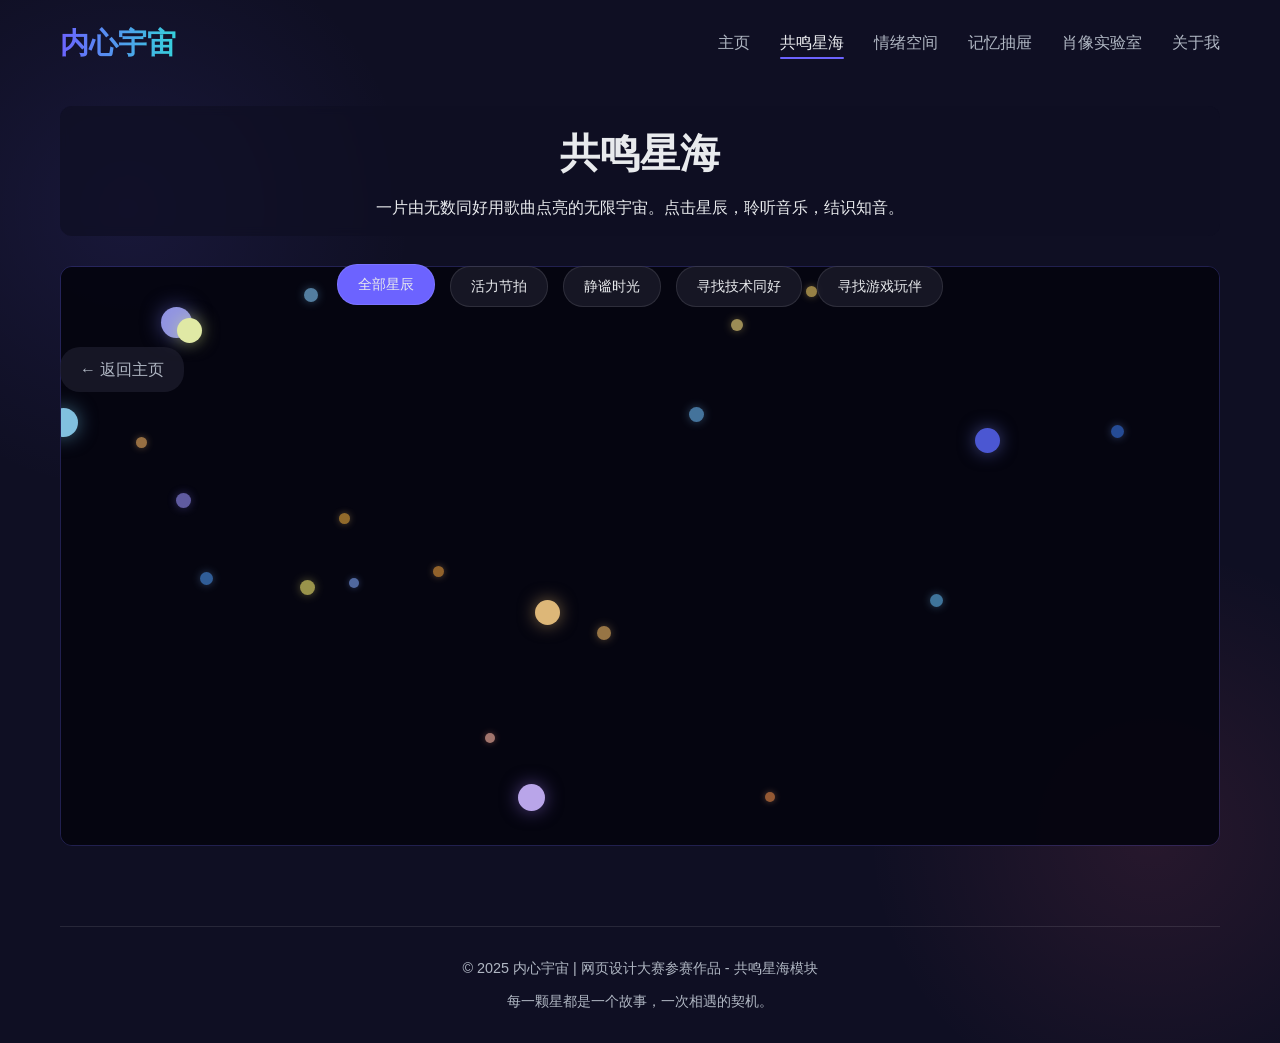
<file: music-galaxy.html>
<!doctype html>
<html lang="zh-CN">
  <head>
    <meta charset="UTF-8" />
    <meta name="viewport" content="width=device-width, initial-scale=1.0" />
    <title>共鸣星海 | 内心宇宙</title>
    <style>
      /* 基础重置与变量 */
      :root {
        --primary-color: #6c63ff;
        --secondary-color: #ff6584;
        --dark-bg: #0f0f23;
        --light-bg: #f8f9fa;
        --text-primary: #e8eaed;
        --text-secondary: #b0b7c3;
        --accent-1: #36d1dc;
        --accent-2: #5b86e5;
        --card-bg: rgba(30, 30, 46, 0.7);
        --transition: all 0.3s ease;
        --border-radius: 12px;
        --shadow: 0 10px 30px rgba(0, 0, 0, 0.3);
      }

      * {
        margin: 0;
        padding: 0;
        box-sizing: border-box;
      }

      body {
        font-family: "Quicksand", sans-serif;
        background-color: var(--dark-bg);
        color: var(--text-primary);
        line-height: 1.6;
        overflow-x: hidden;
        background-image:
          radial-gradient(
            circle at 10% 20%,
            rgba(108, 99, 255, 0.1) 0%,
            transparent 20%
          ),
          radial-gradient(
            circle at 90% 80%,
            rgba(255, 101, 132, 0.1) 0%,
            transparent 20%
          );
        min-height: 100vh;
      }

      .container {
        max-width: 1200px;
        margin: 0 auto;
        padding: 0 20px;
      }

      /* 导航栏 */
      .main-nav {
        display: flex;
        justify-content: space-between;
        align-items: center;
        padding: 20px 0;
        position: relative;
        z-index: 100;
      }

      .nav-brand {
        font-size: 1.8rem;
        font-weight: 600;
        background: linear-gradient(
          90deg,
          var(--primary-color),
          var(--accent-1)
        );
        -webkit-background-clip: text;
        background-clip: text;
        color: transparent;
      }

      .nav-links {
        display: flex;
        list-style: none;
        gap: 30px;
      }

      .nav-links a {
        color: var(--text-secondary);
        text-decoration: none;
        font-weight: 500;
        transition: var(--transition);
        padding: 8px 0;
        position: relative;
      }

      .nav-links a:hover,
      .nav-links a.active {
        color: var(--text-primary);
      }

      .nav-links a.active::after {
        content: "";
        position: absolute;
        bottom: 0;
        left: 0;
        width: 100%;
        height: 2px;
        background: var(--primary-color);
        border-radius: 2px;
      }

      .menu-toggle {
        display: none;
        background: none;
        border: none;
        color: var(--text-primary);
        font-size: 1.5rem;
        cursor: pointer;
      }

      /* 主内容区 */
      .hero {
        display: grid;
        grid-template-columns: 1fr 1fr;
        gap: 60px;
        align-items: center;
        padding: 80px 0;
        min-height: 80vh;
      }

      .hero-text h1 {
        font-size: 3.2rem;
        line-height: 1.2;
        margin-bottom: 20px;
      }

      .highlight {
        background: linear-gradient(
          90deg,
          var(--primary-color),
          var(--secondary-color)
        );
        -webkit-background-clip: text;
        background-clip: text;
        color: transparent;
        position: relative;
      }

      .subtitle {
        font-size: 1.2rem;
        color: var(--text-secondary);
        margin-bottom: 30px;
      }

      .hero-text p {
        margin-bottom: 30px;
        font-size: 1.1rem;
      }

      .cta-buttons {
        display: flex;
        gap: 20px;
        margin-top: 30px;
      }

      .btn {
        padding: 14px 28px;
        border-radius: var(--border-radius);
        text-decoration: none;
        font-weight: 600;
        transition: var(--transition);
        display: inline-block;
        text-align: center;
      }

      .btn.primary {
        background: linear-gradient(
          90deg,
          var(--primary-color),
          var(--accent-1)
        );
        color: white;
        box-shadow: var(--shadow);
      }

      .btn.secondary {
        background: transparent;
        color: var(--text-primary);
        border: 2px solid var(--primary-color);
      }

      .btn:hover {
        transform: translateY(-5px);
        box-shadow: 0 15px 30px rgba(0, 0, 0, 0.4);
      }

      .hero-visual {
        position: relative;
        height: 400px;
        display: flex;
        justify-content: center;
        align-items: center;
      }

      .floating-shapes {
        position: relative;
        width: 100%;
        height: 100%;
      }

      .shape {
        position: absolute;
        border-radius: 50%;
        opacity: 0.7;
      }

      .shape-1 {
        width: 200px;
        height: 200px;
        background: radial-gradient(
          circle,
          var(--primary-color),
          transparent 70%
        );
        top: 20%;
        left: 10%;
        animation: float 6s ease-in-out infinite;
      }

      .shape-2 {
        width: 150px;
        height: 150px;
        background: radial-gradient(
          circle,
          var(--secondary-color),
          transparent 70%
        );
        top: 50%;
        right: 10%;
        animation: float 8s ease-in-out infinite reverse;
      }

      .shape-3 {
        width: 100px;
        height: 100px;
        background: radial-gradient(circle, var(--accent-1), transparent 70%);
        bottom: 10%;
        left: 30%;
        animation: float 7s ease-in-out infinite 1s;
      }

      /* 特色空间卡片 */
      .featured-spaces {
        padding: 80px 0;
      }

      .featured-spaces h2 {
        text-align: center;
        font-size: 2.5rem;
        margin-bottom: 50px;
      }

      .space-cards {
        display: grid;
        grid-template-columns: repeat(auto-fit, minmax(250px, 1fr));
        gap: 30px;
      }

      .space-card {
        background: var(--card-bg);
        border-radius: var(--border-radius);
        padding: 30px;
        transition: var(--transition);
        cursor: pointer;
        backdrop-filter: blur(10px);
        border: 1px solid rgba(255, 255, 255, 0.1);
      }

      .space-card:hover {
        transform: translateY(-10px);
        border-color: var(--primary-color);
        box-shadow: var(--shadow);
      }

      .card-icon {
        font-size: 2.5rem;
        margin-bottom: 20px;
      }

      .space-card h3 {
        font-size: 1.5rem;
        margin-bottom: 15px;
      }

      .space-card p {
        color: var(--text-secondary);
        font-size: 0.95rem;
      }

      /* 幽默区域 */
      .humor-section {
        padding: 60px 0;
        display: flex;
        justify-content: center;
      }

      .humor-bubble {
        background: linear-gradient(
          135deg,
          rgba(108, 99, 255, 0.1),
          rgba(255, 101, 132, 0.1)
        );
        border-radius: var(--border-radius);
        padding: 30px;
        max-width: 600px;
        border-left: 5px solid var(--secondary-color);
        position: relative;
        overflow: hidden;
      }

      .humor-bubble::before {
        content: "✨";
        position: absolute;
        top: 10px;
        right: 10px;
        font-size: 1.5rem;
      }

      .humor-bubble p:first-child {
        font-weight: 600;
        margin-bottom: 15px;
        color: var(--secondary-color);
      }

      .humor-bubble ul {
        margin: 20px 0;
        padding-left: 20px;
      }

      .humor-bubble li {
        margin-bottom: 8px;
        position: relative;
      }

      .humor-note {
        font-style: italic;
        font-size: 0.9rem;
        color: var(--text-secondary);
        margin-top: 20px;
        text-align: right;
      }

      /* 页脚 */
      footer {
        text-align: center;
        padding: 30px 0;
        border-top: 1px solid rgba(255, 255, 255, 0.1);
        margin-top: 60px;
        color: var(--text-secondary);
        font-size: 0.9rem;
      }

      footer p:first-child {
        margin-bottom: 10px;
      }

      /* 响应式设计 */
      @media (max-width: 992px) {
        .hero {
          grid-template-columns: 1fr;
          gap: 40px;
          padding: 40px 0;
        }

        .hero-text h1 {
          font-size: 2.5rem;
        }

        .nav-links {
          display: none;
        }

        .menu-toggle {
          display: block;
        }

        .nav-links.active {
          display: flex;
          flex-direction: column;
          position: absolute;
          top: 100%;
          left: 0;
          width: 100%;
          background: var(--dark-bg);
          padding: 20px;
          border-radius: var(--border-radius);
          box-shadow: var(--shadow);
        }
      }

      /* ==================== 【共鸣星海】新增样式 ==================== */
      /* 将此段代码追加到 style.css 文件的末尾 */

      /* 星星详细信息面板 */
      .star-detail-panel {
        position: fixed;
        top: 50%;
        left: 50%;
        transform: translate(-50%, -50%);
        width: 90%;
        max-width: 500px;
        max-height: 80vh;
        background: var(--card-bg);
        backdrop-filter: blur(20px) saturate(180%);
        border-radius: var(--border-radius);
        border: 1px solid rgba(108, 99, 255, 0.3);
        box-shadow: 0 25px 50px rgba(0, 0, 0, 0.5);
        z-index: 1000;
        overflow-y: auto;
        animation: fadeInUp 0.4s ease-out;
        color: var(--text-primary);
      }

      .panel-header {
        padding: 25px 25px 15px 25px;
        border-bottom: 1px solid rgba(255, 255, 255, 0.1);
        position: relative;
        background: linear-gradient(
          to right,
          rgba(108, 99, 255, 0.1),
          transparent
        );
      }
      .panel-header h3 {
        font-size: 1.6rem;
        margin-bottom: 5px;
        color: var(--text-primary);
      }
      .song-artist {
        color: var(--accent-1);
        font-size: 0.95rem;
      }
      .close-panel-btn {
        position: absolute;
        top: 20px;
        right: 20px;
        background: rgba(255, 255, 255, 0.1);
        border: none;
        border-radius: 50%;
        width: 30px;
        height: 30px;
        color: var(--text-primary);
        font-size: 1.5rem;
        line-height: 1;
        cursor: pointer;
        transition: var(--transition);
      }
      .close-panel-btn:hover {
        background: var(--secondary-color);
        transform: rotate(90deg);
      }

      .panel-body {
        padding: 25px;
      }
      .panel-body > div {
        margin-bottom: 25px;
      }

      /* 投稿者区域 */
      .contributor-header {
        display: flex;
        align-items: center;
        gap: 15px;
        margin-bottom: 15px;
      }
      .contributor-avatar {
        font-size: 2.5rem;
      }
      .contributor-header h4 {
        font-size: 1.2rem;
        margin-bottom: 5px;
      }
      .upload-time {
        font-size: 0.85rem;
        color: var(--text-secondary);
      }
      .contributor-intro {
        background: rgba(255, 255, 255, 0.05);
        padding: 15px;
        border-radius: 10px;
        line-height: 1.6;
        font-style: italic;
        border-left: 3px solid var(--accent-1);
      }

      /* 社交标签 */
      .social-tags {
        display: flex;
        flex-wrap: wrap;
        gap: 10px;
        margin-top: 10px;
      }
      .social-tag {
        background: rgba(255, 101, 132, 0.15);
        color: var(--secondary-color);
        padding: 6px 12px;
        border-radius: 15px;
        font-size: 0.8rem;
      }

      /* 联系方式区域 */
      .contact-info {
        background: rgba(54, 209, 220, 0.1);
        padding: 12px 15px;
        border-radius: 8px;
        word-break: break-all;
        margin: 15px 0;
        font-family: monospace;
        border: 1px dashed var(--accent-1);
      }
      .action-btn {
        width: 100%;
        padding: 12px;
        margin-bottom: 10px;
        background: linear-gradient(
          90deg,
          var(--primary-color),
          var(--accent-1)
        );
        color: white;
        border: none;
        border-radius: 8px;
        font-weight: 600;
        cursor: pointer;
        transition: var(--transition);
      }
      .action-btn:hover {
        transform: translateY(-3px);
        box-shadow: 0 7px 15px rgba(108, 99, 255, 0.3);
      }
      .action-btn.secondary {
        background: transparent;
        border: 2px solid var(--primary-color);
        color: var(--primary-color);
      }
      .action-btn.secondary:hover {
        background: rgba(108, 99, 255, 0.1);
      }

      /* 歌曲信息 */
      .song-info-section p {
        margin-bottom: 8px;
        font-size: 0.9rem;
        color: var(--text-secondary);
      }
      .song-info-section strong {
        color: var(--text-primary);
      }

      /* 响应式调整 */
      @media (max-width: 768px) {
        .star-detail-panel {
          width: 95%;
          max-height: 85vh;
        }
        .panel-header,
        .panel-body {
          padding: 20px;
        }
      }
      /* 在 music-galaxy.html 的 style 标签内，或 style.css 中添加 */
      .background-star {
        opacity: 0.7;
      }
      .background-star:hover {
        opacity: 1;
      }

      /* ==================== 【共鸣星海】创建新星功能新增样式 ==================== */

      /* 创建新星入口按钮 */
      .create-star-entry {
        z-index: 20; /* 确保在最上层 */
      }
      .create-entry-btn {
        background: linear-gradient(
          135deg,
          var(--primary-color),
          var(--accent-2)
        );
        color: white;
        border: none;
        border-radius: 25px;
        padding: 12px 25px;
        font-weight: 600;
        font-size: 0.95rem;
        cursor: pointer;
        box-shadow: 0 8px 20px rgba(108, 99, 255, 0.4);
        transition: all 0.3s ease;
        animation: pulse-gentle 2s infinite;
      }
      .create-entry-btn:hover {
        transform: translateY(-3px) scale(1.05);
        box-shadow: 0 12px 25px rgba(108, 99, 255, 0.6);
      }
      @keyframes pulse-gentle {
        0%,
        100% {
          box-shadow: 0 8px 20px rgba(108, 99, 255, 0.4);
        }
        50% {
          box-shadow: 0 8px 25px rgba(108, 99, 255, 0.7);
        }
      }

      /* 创建表单样式 (复用 .star-detail-panel 的基础样式) */
      #starDetailPanel .form-section {
        margin-bottom: 25px;
        padding-bottom: 20px;
        border-bottom: 1px dashed rgba(255, 255, 255, 0.1);
      }
      #starDetailPanel .form-section:last-of-type {
        border-bottom: none;
      }
      #starDetailPanel .form-section h4 {
        margin-bottom: 15px;
        color: var(--accent-1);
        font-size: 1.1rem;
      }
      .form-group {
        margin-bottom: 15px;
      }
      .form-group label {
        display: block;
        margin-bottom: 5px;
        font-size: 0.9rem;
        color: var(--text-secondary);
      }
      .form-group input[type="text"],
      .form-group textarea {
        width: 100%;
        padding: 10px 15px;
        background: rgba(255, 255, 255, 0.08);
        border: 1px solid rgba(108, 99, 255, 0.3);
        border-radius: 8px;
        color: var(--text-primary);
        font-family: "Quicksand", sans-serif;
        transition: var(--transition);
      }
      .form-group input[type="text"]:focus,
      .form-group textarea:focus {
        outline: none;
        border-color: var(--primary-color);
        background: rgba(108, 99, 255, 0.1);
      }
      .form-group textarea {
        resize: vertical;
        min-height: 60px;
      }
      .radio-group {
        display: flex;
        gap: 20px;
        margin-top: 5px;
      }
      .radio-group label {
        display: flex;
        align-items: center;
        font-size: 0.9rem;
        cursor: pointer;
      }
      .radio-group input[type="radio"] {
        margin-right: 8px;
      }
      .form-group small {
        display: block;
        margin-top: 5px;
        font-size: 0.8rem;
        color: var(--text-secondary);
        opacity: 0.8;
      }
      .form-actions {
        display: flex;
        justify-content: flex-end;
        gap: 15px;
        margin-top: 25px;
      }

      /* 基础动画 */
      @keyframes float {
        0%,
        100% {
          transform: translateY(0) scale(1);
        }
        50% {
          transform: translateY(-20px) scale(1.05);
        }
      }

      @keyframes pulse {
        0%,
        100% {
          opacity: 1;
        }
        50% {
          opacity: 0.7;
        }
      }

      @keyframes fadeInUp {
        from {
          opacity: 0;
          transform: translateY(30px);
        }
        to {
          opacity: 1;
          transform: translateY(0);
        }
      }

      /* 页面进入动画 */
      .hero-text,
      .space-card,
      .humor-bubble {
        animation: fadeInUp 0.8s ease-out;
      }

      .space-card:nth-child(2) {
        animation-delay: 0.1s;
      }

      .space-card:nth-child(3) {
        animation-delay: 0.2s;
      }

      .space-card:nth-child(4) {
        animation-delay: 0.3s;
      }
    </style>
    <style>
      /* 原有内联样式保持不变 */
      .galaxy-container {
        padding: 20px 0;
        height: calc(100vh - 120px);
        overflow: hidden;
        position: relative;
      }

      .galaxy-header {
        text-align: center;
        margin-bottom: 30px;
        z-index: 10;
        position: relative;
        background: rgba(15, 15, 35, 0.7);
        padding: 15px;
        border-radius: var(--border-radius);
        backdrop-filter: blur(5px);
      }

      .galaxy-header h1 {
        font-size: 2.5rem;
        margin-bottom: 10px;
      }

      .galaxy-controls {
        display: flex;
        justify-content: center;
        gap: 15px;
        margin-bottom: 20px;
        flex-wrap: wrap;
        z-index: 10;
        position: relative;
      }

      .control-btn {
        padding: 10px 20px;
        background: var(--card-bg);
        border: 1px solid rgba(255, 255, 255, 0.1);
        border-radius: 20px;
        color: var(--text-primary);
        cursor: pointer;
        transition: var(--transition);
        font-size: 0.9rem;
      }

      .control-btn.active,
      .control-btn:hover {
        background: var(--primary-color);
        transform: translateY(-2px);
      }

      .galaxy-canvas-container {
        position: absolute;
        top: 180px;
        left: 0;
        width: 100%;
        height: calc(100% - 200px);
        overflow: hidden;
        border-radius: var(--border-radius);
        border: 1px solid rgba(108, 99, 255, 0.2);
      }

      #galaxyCanvas {
        width: 3000px;
        height: 3000px;
        position: relative;
        background: rgba(5, 5, 15, 0.95);
        cursor: grab;
        transition: transform 0.1s linear;
      }
      #galaxyCanvas:active {
        cursor: grabbing;
      }

      .star {
        position: absolute;
        border-radius: 50%;
        cursor: pointer;
        transition: var(--transition);
        transform-origin: center;
      }
      .star:hover {
        transform: scale(1.8);
        z-index: 5;
      }
      .star.playing {
        animation: pulse 2s infinite !important;
        z-index: 100 !important;
      }

      #nowPlayingSimple {
        background: rgba(20, 20, 35, 0.95);
        border-radius: var(--border-radius);
        padding: 12px 20px;
        margin: 15px auto;
        backdrop-filter: blur(10px);
        border-left: 4px solid var(--primary-color);
        max-width: 800px;
        display: none;
        z-index: 10;
        position: relative;
      }

      .back-btn {
        display: inline-block;
        margin-top: 20px;
        color: var(--text-secondary);
        text-decoration: none;
        z-index: 10;
        position: relative;
        background: var(--card-bg);
        padding: 10px 20px;
        border-radius: 20px;
      }
      .back-btn:hover {
        color: var(--primary-color);
        border-color: var(--primary-color);
      }

      @keyframes pulse {
        0%,
        100% {
          box-shadow: 0 0 20px 5px hsla(60, 100%, 50%, 0.8);
        }
        50% {
          box-shadow: 0 0 30px 10px hsla(60, 100%, 50%, 0.9);
        }
      }
    </style>
  </head>
  <body>
    <div class="container">
      <nav class="main-nav">
        <div class="nav-brand">内心宇宙</div>
        <ul class="nav-links">
          <li><a href="../index.html">主页</a></li>
          <li><a href="music-galaxy.html" class="active">共鸣星海</a></li>
          <li><a href="anxiety-room.html">情绪空间</a></li>
          <li><a href="memory-drawers.html">记忆抽屉</a></li>
          <li><a href="portrait-lab.html">肖像实验室</a></li>
          <li><a href="about-me.html">关于我</a></li>
        </ul>
        <button class="menu-toggle">☰</button>
      </nav>

      <main class="galaxy-container">
        <div class="galaxy-header">
          <h1>共鸣星海</h1>
          <p>
            一片由无数同好用歌曲点亮的无限宇宙。点击星辰，聆听音乐，结识知音。
          </p>
        </div>

        <div class="galaxy-controls">
          <button class="control-btn active" data-filter="all">全部星辰</button>
          <button class="control-btn" data-filter="energy">活力节拍</button>
          <button class="control-btn" data-filter="quiet">静谧时光</button>
          <button class="control-btn" data-filter="social-tech">
            寻找技术同好
          </button>
          <button class="control-btn" data-filter="social-game">
            寻找游戏玩伴
          </button>
        </div>

        <div id="nowPlayingSimple" style="display: none">
          <div style="display: flex; align-items: center; gap: 12px">
            <span style="color: var(--primary-color); font-size: 1.2rem"
              >▶</span
            >
            <div>
              <div
                style="font-weight: 600; color: var(--text-primary)"
                id="currentSongSimple"
              >
                点击星星播放音乐
              </div>
              <div
                style="font-size: 0.8rem; color: var(--text-secondary)"
                id="currentArtistSimple"
              ></div>
            </div>
          </div>
        </div>

        <div class="galaxy-canvas-container">
          <div class="galaxy-canvas" id="galaxyCanvas"></div>
        </div>

        <audio
          id="audioPlayer"
          preload="metadata"
          style="display: none"
        ></audio>

        <a href="../index.html" class="back-btn">← 返回主页</a>
      </main>

      <footer>
        <p>© 2025 内心宇宙 | 网页设计大赛参赛作品 - 共鸣星海模块</p>
        <p>每一颗星都是一个故事，一次相遇的契机。</p>
      </footer>
    </div>

    <!-- 外联JS已转换为内联：main.js（内容未提供，请根据实际补充） -->
    <script>
      // ===== main.js 内容占位 =====
      // 原文件未提供，此处可根据实际项目需求添加代码
      // 例如菜单切换、全局初始化等
      console.log("main.js 已内联（占位）");
    </script>

    <!-- 内联 galaxy.js -->
    <script>
      // galaxy.js - 【共鸣星海】无限社交化音乐银河
      document.addEventListener("DOMContentLoaded", function () {
        // 获取DOM元素
        const galaxyCanvas = document.getElementById("galaxyCanvas");
        const filterButtons = document.querySelectorAll(".control-btn");
        const audioPlayer = document.getElementById("audioPlayer");
        const nowPlayingSimple = document.getElementById("nowPlayingSimple");
        const currentSongSimple = document.getElementById("currentSongSimple");
        const currentArtistSimple = document.getElementById(
          "currentArtistSimple",
        );

        // 状态变量
        let stars = [];
        let currentFilter = "all";
        let currentPlayingStar = null;
        let isDragging = false;
        let startX, startY;
        // 增大初始偏移，让视野从画布中心区域开始
        let initialCanvasX = -1000,
          initialCanvasY = -1000;
        let canvasOffsetX = initialCanvasX,
          canvasOffsetY = initialCanvasY;

        // ==================== 1. 核心数据生成 ====================
        // 歌曲与投稿者素材库
        const songPool = [
          {
            title: "#Lov3 #Ngẫu Hứng",
            artist: "Hoaprox",
            mood: "energy",
            tags: ["电子音乐", "编程伴侣"],
          },
          {
            title: "Bloom of Youth",
            artist: "清水淳一",
            mood: "quiet",
            tags: ["纯音乐", "宁静", "钢琴"],
          },
          {
            title: "孤身",
            artist: "徐秉龙",
            mood: "quiet",
            tags: ["流行", "抒情", "夜晚"],
          },
          {
            title: "Zoo (From Zootopia 2)",
            artist: "Disney; Shakira",
            mood: "energy",
            tags: ["流行", "电影原声", "快乐"],
          },
          {
            title: "光辉岁月",
            artist: "Beyond",
            mood: "energy",
            tags: ["摇滚", "经典", "粤语"],
          },
          {
            title: "小宇",
            artist: "蓝心羽",
            mood: "quiet",
            tags: ["民谣", "温柔", "翻唱"],
          },
          {
            title: "Lowlife",
            artist: "Neck Deep",
            mood: "energy",
            tags: ["朋克", "流行朋克", "摇滚"],
          },
          {
            title: "inhuman",
            artist: "ISOxo",
            mood: "energy",
            tags: ["电子", "实验", "Bass"],
          },
          {
            title: "成都",
            artist: "赵雷",
            mood: "quiet",
            tags: ["民谣", "城市", "旅行"],
          },
          {
            title: "Can We Kiss Forever",
            artist: "Kina",
            mood: "quiet",
            tags: ["流行", "舒缓", "英文"],
          },
        ];
        const contributorPool = [
          {
            nickname: "量子猫Coder",
            emoji: "😺💻",
            intro: "深夜写码，音乐是燃料。",
            social: ["技术", "夜猫子", "开源"],
          },
          {
            nickname: "谧林",
            emoji: "🎋📖",
            intro: "在音乐中寻找内心的宁静。",
            social: ["阅读", "写作", "冥想"],
          },
          {
            nickname: "城市漫游者",
            emoji: "🚶‍♂️🌃",
            intro: "用脚步和耳机丈量城市。",
            social: ["摄影", "散步", "独处"],
          },
          {
            nickname: "欢乐饲养员",
            emoji: "🦁🎉",
            intro: "专职传播快乐，兼职听歌。",
            social: ["电影", "社交", "快乐"],
          },
          {
            nickname: "老派少年",
            emoji: "🤘🎸",
            intro: "信仰是吉他拨片和磁带。",
            social: ["摇滚", "怀旧", "KTV"],
          },
          {
            nickname: "星星收藏家",
            emoji: "⭐🧸",
            intro: "收集所有温柔的声音。",
            social: ["分享", "治愈", "小众"],
          },
          {
            nickname: "电路板诗人",
            emoji: "⚡🤖",
            intro: "用代码写诗，用电音做梦。",
            social: ["编程", "极客", "声音设计"],
          },
          {
            nickname: "星际快递员",
            emoji: "🚀📦",
            emoji: "🚀📦",
            intro: "正在派送来自宇宙的旋律。",
            social: ["科幻", "游戏", "探索"],
          },
        ];
        const contactPool = [
          "Telegram: @username_xxx",
          "邮箱: someone@example.com",
          "网易云音乐ID: MusicLover_123",
          "微信号: WeChat_123 (备注：星海)",
          "QQ群: 123456789",
          "小红书: Red_Book_User",
          "微博: Weibo_Handle",
        ];

        // galaxy.js - 【共鸣星海】- 修改部分
        // ... (文件前面的代码保持不变，直到 generateStarData 函数) ...

        // 自动生成大量星星数据的函数 (生成约500颗，其中约20%是社交星)
        function generateStarData(totalCount) {
          const data = [];
          const socialStarCount = Math.floor(totalCount * 0.2); // 例如 500 * 0.2 = 100 颗社交星
          const backgroundStarCount = totalCount - socialStarCount; // 约400颗背景星

          // 1. 生成社交星 (有完整信息)
          for (let i = 1; i <= socialStarCount; i++) {
            const song = songPool[Math.floor(Math.random() * songPool.length)];
            const contributor =
              contributorPool[
                Math.floor(Math.random() * contributorPool.length)
              ];
            const mood = song.mood;

            data.push({
              id: i,
              songTitle: song.title,
              songArtist: song.artist,
              audioUrl:
                "assets/audio/all music/Can We Kiss Forever_ - Kina.mp3", // 社交星可配置音频
              contributor: {
                nickname: contributor.nickname,
                avatarEmoji: contributor.emoji,
                uploadTime: `2025-0${Math.floor(Math.random() * 3) + 2}-${String(Math.floor(Math.random() * 28) + 1).padStart(2, "0")} ${Math.floor(Math.random() * 24)}:${String(Math.floor(Math.random() * 60)).padStart(2, "0")}`,
                contactInfo:
                  contactPool[Math.floor(Math.random() * contactPool.length)],
                briefIntro: contributor.intro,
              },
              tags: [...song.tags],
              socialTags: [
                ...contributor.social,
                mood === "energy" ? "寻找玩伴" : "寻找静友",
              ],
              playCount: Math.floor(Math.random() * 200) + 20,
              likeCount: Math.floor(Math.random() * 100) + 10,
              // 在 5000x5000 的画布上随机分布
              x: Math.floor(Math.random() * 5000),
              y: Math.floor(Math.random() * 5000),
              size: Math.floor(Math.random() * 8) + 24, // 24-32px，社交星稍大
              colorHue:
                mood === "energy"
                  ? Math.floor(Math.random() * 60) + 10
                  : Math.floor(Math.random() * 60) + 200,
              mood: mood,
              isSocialStar: true, // 标记为社交星
            });
          }

          // 2. 生成背景星 (只有基础信息)
          for (let j = 1; j <= backgroundStarCount; j++) {
            const mood = Math.random() > 0.5 ? "energy" : "quiet";
            data.push({
              id: socialStarCount + j, // 继续ID编号
              songTitle: `未命名旋律 ${j}`,
              songArtist: "未知艺术家",
              audioUrl: "", // 背景星无音频
              contributor: null, // 无投稿者信息
              tags: [mood === "energy" ? "节奏" : "氛围"],
              socialTags: [],
              playCount: Math.floor(Math.random() * 50),
              likeCount: Math.floor(Math.random() * 30),
              x: Math.floor(Math.random() * 5000),
              y: Math.floor(Math.random() * 5000),
              size: Math.floor(Math.random() * 6) + 10, // 10-16px，背景星较小
              colorHue:
                mood === "energy"
                  ? Math.floor(Math.random() * 60) + 10
                  : Math.floor(Math.random() * 60) + 200,
              mood: mood,
              isSocialStar: false, // 标记为背景星
            });
          }
          return data;
        }

        // 生成约500颗星星 (100社交星 + 400背景星) !! 您可以通过修改这里的数字调整总数
        const starData = generateStarData(500);

        // ==================== 2. 核心功能函数 ====================
        // 初始化无限银河
        function initGalaxy() {
          galaxyCanvas.innerHTML = "";
          stars = [];
          galaxyCanvas.style.transform = `translate(${canvasOffsetX}px, ${canvasOffsetY}px)`;

          const filteredData = starData.filter((song) => {
            if (currentFilter === "all") return true;
            if (currentFilter === "energy" && song.mood === "energy")
              return true;
            if (currentFilter === "quiet" && song.mood === "quiet") return true;
            if (
              currentFilter === "social-tech" &&
              song.socialTags.some(
                (tag) =>
                  tag.includes("技术") ||
                  tag.includes("开发") ||
                  tag.includes("极客") ||
                  tag.includes("代码"),
              )
            )
              return true;
            if (
              currentFilter === "social-game" &&
              song.socialTags.some((tag) => tag.includes("游戏"))
            )
              return true;
            return false;
          });

          filteredData.forEach((song) => {
            const star = createStarElement(song);
            galaxyCanvas.appendChild(star);
            stars.push(star);
          });
          console.log(`银河初始化完成，共 ${stars.length} 颗星辰。`);
        }

        // ... (中间的代码保持不变，直到 createStarElement 函数) ...

        // 创建单个星星元素
        function createStarElement(song) {
          const star = document.createElement("div");
          star.className = "star";
          star.dataset.id = song.id;
          // 根据星星类型添加额外类名，方便后续样式区分（可选）
          if (!song.isSocialStar) {
            star.classList.add("background-star");
          }
          star.style.left = `${song.x}px`;
          star.style.top = `${song.y}px`;
          star.style.width = `${song.size}px`;
          star.style.height = `${song.size}px`;
          const brightness = 50 + (song.playCount % 30); // 背景星稍暗
          star.style.backgroundColor = `hsl(${song.colorHue}, 60%, ${brightness}%)`; // 降低饱和度
          star.style.boxShadow = `0 0 ${song.size / 1.5}px hsla(${song.colorHue}, 80%, 70%, 0.5)`;

          star.addEventListener("mouseenter", () => {
            if (!star.classList.contains("playing")) {
              star.style.transform = "scale(1.5)";
              star.style.boxShadow = `0 0 ${song.size}px hsla(${song.colorHue}, 90%, 80%, 0.7)`;
            }
          });
          star.addEventListener("mouseleave", () => {
            if (!star.classList.contains("playing")) {
              star.style.transform = "scale(1)";
              star.style.boxShadow = `0 0 ${song.size / 1.5}px hsla(${song.colorHue}, 80%, 70%, 0.5)`;
            }
          });

          // 点击事件：根据星星类型决定行为
          star.addEventListener("click", (e) => {
            e.stopPropagation();
            if (song.isSocialStar) {
              // 社交星：播放音乐并显示详细信息
              playSong(song, star);
              showStarDetailPanel(song);
            } else {
              // 背景星：只播放一个简单的点击音效（或忽略），不显示详情面板
              // 这里可以添加一个轻微的视觉反馈
              star.style.boxShadow = `0 0 ${song.size * 2}px white`;
              setTimeout(() => {
                if (!star.classList.contains("playing")) {
                  star.style.boxShadow = `0 0 ${song.size / 1.5}px hsla(${song.colorHue}, 80%, 70%, 0.5)`;
                }
              }, 300);
              // 可选：播放一个通用的点击声音
              // console.log("点击了背景星:", song.id);
            }
          });
          return star;
        }

        // 播放歌曲
        function playSong(song, starElement) {
          if (currentPlayingStar && currentPlayingStar !== starElement) {
            currentPlayingStar.classList.remove("playing");
            audioPlayer.pause();
          }
          currentPlayingStar = starElement;
          starElement.classList.add("playing");

          currentSongSimple.textContent = `${song.songTitle} - ${song.contributor.nickname}`;
          currentArtistSimple.textContent = `歌手: ${song.songArtist}`;
          nowPlayingSimple.style.display = "block";

          // !! 音频播放代码注释：请取消注释以下if代码块来启用播放功能
          // if (song.audioUrl) {
          //   audioPlayer.src = song.audioUrl;
          //   audioPlayer.play().catch(e => console.error("播放失败，请检查音频路径:", song.audioUrl, e));
          // } else {
          //   console.warn("此星星未配置音频URL，仅展示社交信息。");
          //   // 可以在这里添加一个提示音或忽略
          // }
        }

        // 显示星星的详细信息面板
        function showStarDetailPanel(song) {
          const oldPanel = document.getElementById("starDetailPanel");
          if (oldPanel) oldPanel.remove();
          const panel = document.createElement("div");
          panel.id = "starDetailPanel";
          panel.className = "star-detail-panel";
          panel.innerHTML = `
      <div class="panel-header">
        <button class="close-panel-btn">&times;</button>
        <h3>${song.songTitle}</h3>
        <p class="song-artist">${song.songArtist}</p>
      </div>
      <div class="panel-body">
        <div class="contributor-section">
          <div class="contributor-header">
            <span class="contributor-avatar">${song.contributor.avatarEmoji}</span>
            <div>
              <h4>👤 ${song.contributor.nickname}</h4>
              <p class="upload-time">⏱️ 点亮于 ${song.contributor.uploadTime}</p>
            </div>
          </div>
          <p class="contributor-intro">💬 ${song.contributor.briefIntro}</p>
        </div>
        <div class="social-section">
          <h4>🤝 想结识这样的人：</h4>
          <div class="social-tags">
            ${song.socialTags.map((tag) => `<span class="social-tag">${tag}</span>`).join("")}
          </div>
        </div>
        <div class="contact-section">
          <h4>📮 联系方式：</h4>
          <p class="contact-info">${song.contributor.contactInfo}</p>
          <button class="action-btn" id="copyContactBtn">📋 复制联系方式</button>
          <button class="action-btn secondary" id="sendSignalBtn">✨ 发送问候信号</button>
        </div>
        <div class="song-info-section">
          <p><strong>🎵 歌曲标签：</strong> ${song.tags.join(" · ")}</p>
          <p><strong>📈 互动数据：</strong> ❤️ ${song.likeCount}  |  ▶️ ${song.playCount}</p>
        </div>
      </div>
    `;
          document.querySelector(".galaxy-container").appendChild(panel);
          panel
            .querySelector(".close-panel-btn")
            .addEventListener("click", () => panel.remove());
          panel
            .querySelector("#copyContactBtn")
            .addEventListener("click", () => {
              navigator.clipboard
                .writeText(song.contributor.contactInfo)
                .then(() => {
                  alert("联系方式已复制到剪贴板！");
                });
            });
          panel
            .querySelector("#sendSignalBtn")
            .addEventListener("click", () => {
              alert(
                `✨ 一道载着问候的星光飞向了 ${song.contributor.nickname} 的星辰！`,
              );
            });
        }

        // 无限画布拖拽功能
        function initDragToPan() {
          galaxyCanvas.addEventListener("mousedown", (e) => {
            if (e.button !== 0) return;
            isDragging = true;
            startX = e.clientX - canvasOffsetX;
            startY = e.clientY - canvasOffsetY;
            galaxyCanvas.style.cursor = "grabbing";
            e.preventDefault();
          });
          document.addEventListener("mousemove", (e) => {
            if (!isDragging) return;
            canvasOffsetX = e.clientX - startX;
            canvasOffsetY = e.clientY - startY;
            galaxyCanvas.style.transform = `translate(${canvasOffsetX}px, ${canvasOffsetY}px)`;
          });
          document.addEventListener("mouseup", () => {
            isDragging = false;
            galaxyCanvas.style.cursor = "grab";
          });
          galaxyCanvas.style.cursor = "grab";
        }

        // ==================== 事件监听器绑定 ====================
        filterButtons.forEach((button) => {
          button.addEventListener("click", function () {
            filterButtons.forEach((btn) => btn.classList.remove("active"));
            this.classList.add("active");
            currentFilter = this.dataset.filter;
            initGalaxy();
          });
        });
        galaxyCanvas.addEventListener("click", (e) => {
          if (e.target === galaxyCanvas) {
            const panel = document.getElementById("starDetailPanel");
            if (panel) panel.remove();
          }
        });

        // ==================== 初始化执行 ====================
        initGalaxy();
        initDragToPan();
        // ==================== 新增：创建新星功能 ====================
        // 1. 处理画布空白处点击，显示“创建新星”入口
        function initCreateStarOnCanvasClick() {
          galaxyCanvas.addEventListener("click", function (e) {
            // 只有点击到画布本身（即空白处），且没有点击到任何 .star 元素时，才触发创建流程
            if (e.target === galaxyCanvas) {
              // 先检查是否已有详情面板，有则关闭
              const oldPanel = document.getElementById("starDetailPanel");
              if (oldPanel) oldPanel.remove();

              // 检查是否已有“建新”入口，避免重复创建
              const existingCreator =
                document.getElementById("createStarEntry");
              if (existingCreator) {
                existingCreator.remove();
                return;
              }

              // 计算点击位置（相对于画布）
              const rect = galaxyCanvas.getBoundingClientRect();
              const clickX = e.clientX - rect.left - canvasOffsetX; // 点击的X坐标（虚拟画布坐标系）
              const clickY = e.clientY - rect.top - canvasOffsetY; // 点击的Y坐标（虚拟画布坐标系）

              // 创建“建新”入口按钮
              const createEntry = document.createElement("div");
              createEntry.id = "createStarEntry";
              createEntry.className = "create-star-entry";
              createEntry.style.position = "absolute";
              createEntry.style.left = `${clickX}px`;
              createEntry.style.top = `${clickY}px`;
              createEntry.style.transform = "translate(-50%, -50%)"; // 使按钮中心对准点击点
              createEntry.innerHTML = `
        <button id="startCreateBtn" class="create-entry-btn">✨ 在此新建星辰</button>
      `;
              galaxyCanvas.appendChild(createEntry);

              // 为“新建星辰”按钮绑定事件，点击后显示详细表单
              document
                .getElementById("startCreateBtn")
                .addEventListener("click", function (ev) {
                  ev.stopPropagation(); // 防止事件冒泡到画布
                  showCreateStarForm(clickX, clickY); // 传入坐标，用于创建新星
                  createEntry.remove(); // 移除入口按钮
                });

              // 点击画布其他位置时移除入口按钮（通过事件冒泡到画布的事件处理）
            }
          });
        }

        // 2. 显示创建新星的详细表单
        function showCreateStarForm(x, y) {
          const oldPanel = document.getElementById("starDetailPanel");
          if (oldPanel) oldPanel.remove();

          const formPanel = document.createElement("div");
          formPanel.id = "starDetailPanel"; // 复用详情面板的ID和样式
          formPanel.className = "star-detail-panel";
          formPanel.innerHTML = `
    <div class="panel-header">
      <button class="close-panel-btn">&times;</button>
      <h3>✨ 创造你的星辰</h3>
      <p class="song-artist">为这片星海贡献你的旋律与故事</p>
    </div>
    <div class="panel-body">
      <form id="newStarForm">
        <!-- 歌曲信息 -->
        <div class="form-section">
          <h4>🎵 歌曲信息</h4>
          <div class="form-group">
            <label for="newSongTitle">歌曲标题 *</label>
            <input type="text" id="newSongTitle" placeholder="例如：#Lov3 #Ngẫu Hứng" required>
          </div>
          <div class="form-group">
            <label for="newSongArtist">演唱者/艺术家 *</label>
            <input type="text" id="newSongArtist" placeholder="例如：Hoaprox" required>
          </div>
          <div class="form-group">
            <label>歌曲心情 *</label>
            <div class="radio-group">
              <label><input type="radio" name="newMood" value="energy" checked> 活力节拍</label>
              <label><input type="radio" name="newMood" value="quiet"> 静谧时光</label>
            </div>
          </div>
          <div class="form-group">
            <label for="newSongTags">歌曲标签 (用逗号分隔)</label>
            <input type="text" id="newSongTags" placeholder="电子音乐, 编程伴侣, 推荐">
          </div>
        </div>

        <!-- 投稿者信息 -->
        <div class="form-section">
          <h4>👤 关于你</h4>
          <div class="form-group">
            <label for="newNickname">你的昵称 *</label>
            <input type="text" id="newNickname" placeholder="例如：量子猫Coder" required>
          </div>
          <div class="form-group">
            <label for="newAvatarEmoji">代表你的表情 (可选)</label>
            <input type="text" id="newAvatarEmoji" placeholder="😺💻" maxlength="4">
          </div>
          <div class="form-group">
            <label for="newBriefIntro">一句简单的介绍 *</label>
            <textarea id="newBriefIntro" rows="2" placeholder="深夜写码，音乐是燃料。" required></textarea>
          </div>
          <div class="form-group">
            <label for="newContactInfo">联系方式 *</label>
            <input type="text" id="newContactInfo" placeholder="例如：Telegram: @yourname" required>
          </div>
        </div>

        <!-- 社交标签 -->
        <div class="form-section">
          <h4>🤝 你想结识什么样的人？</h4>
          <div class="form-group">
            <label for="newSocialTags">社交标签 (用逗号分隔)</label>
            <input type="text" id="newSocialTags" placeholder="技术, 夜猫子, 开源, 游戏">
            <small>系统会根据你的“歌曲心情”自动添加“寻找玩伴”或“寻找静友”标签。</small>
          </div>
        </div>

        <!-- 表单操作按钮 -->
        <div class="form-actions">
          <button type="button" class="action-btn secondary" id="cancelCreateBtn">取消</button>
          <button type="submit" class="action-btn" id="submitStarBtn">点亮这颗星！</button>
        </div>
      </form>
    </div>
  `;

          document.querySelector(".galaxy-container").appendChild(formPanel);

          // 关闭面板按钮事件
          formPanel
            .querySelector(".close-panel-btn")
            .addEventListener("click", () => formPanel.remove());

          // 取消按钮事件
          formPanel
            .querySelector("#cancelCreateBtn")
            .addEventListener("click", () => formPanel.remove());

          // 表单提交事件
          formPanel
            .querySelector("#newStarForm")
            .addEventListener("submit", function (event) {
              event.preventDefault();
              createNewStar(x, y); // 调用创建函数，传入坐标
              formPanel.remove();
            });
        }

        // 3. 创建新星的核心逻辑
        function createNewStar(x, y) {
          // 获取表单数据
          const songTitle = document
            .getElementById("newSongTitle")
            .value.trim();
          const songArtist = document
            .getElementById("newSongArtist")
            .value.trim();
          const mood = document.querySelector(
            'input[name="newMood"]:checked',
          ).value;
          const songTags = document
            .getElementById("newSongTags")
            .value.split(",")
            .map((tag) => tag.trim())
            .filter((tag) => tag);
          const nickname = document.getElementById("newNickname").value.trim();
          const avatarEmoji =
            document.getElementById("newAvatarEmoji").value.trim() || "⭐"; // 默认表情
          const briefIntro = document
            .getElementById("newBriefIntro")
            .value.trim();
          const contactInfo = document
            .getElementById("newContactInfo")
            .value.trim();
          const socialTagsInput = document
            .getElementById("newSocialTags")
            .value.split(",")
            .map((tag) => tag.trim())
            .filter((tag) => tag);
          const moodSocialTag = mood === "energy" ? "寻找玩伴" : "寻找静友";
          const socialTags = [...socialTagsInput, moodSocialTag];

          // 生成新的星星数据对象
          const newStar = {
            id: starData.length + 1, // 生成一个新ID
            songTitle: songTitle || "未命名旋律",
            songArtist: songArtist || "未知艺术家",
            audioUrl: "assets/audio/all music/Can We Kiss Forever_ - Kina.mp3", // 使用默认音频，或留空
            contributor: {
              nickname: nickname || "匿名星旅人",
              avatarEmoji: avatarEmoji,
              uploadTime: new Date()
                .toLocaleString("zh-CN", {
                  year: "numeric",
                  month: "2-digit",
                  day: "2-digit",
                  hour: "2-digit",
                  minute: "2-digit",
                })
                .replace(/\//g, "-"),
              contactInfo: contactInfo,
              briefIntro: briefIntro,
            },
            tags:
              songTags.length > 0
                ? songTags
                : [mood === "energy" ? "节奏" : "氛围"],
            socialTags: socialTags,
            playCount: 1, // 新建星星初始播放次数
            likeCount: 1, // 新建星星初始点赞数
            x: Math.max(0, Math.min(4999, Math.floor(x))), // 确保坐标在画布(5000x5000)范围内
            y: Math.max(0, Math.min(4999, Math.floor(y))),
            size: Math.floor(Math.random() * 8) + 24, // 尺寸与现有社交星一致
            colorHue:
              mood === "energy"
                ? Math.floor(Math.random() * 60) + 10
                : Math.floor(Math.random() * 60) + 200, // 根据心情决定色调
            mood: mood,
            isSocialStar: true, // 标记为可交互的社交星
          };

          // 将新星星数据添加到全局数组
          starData.push(newStar);
          console.log("新星已创建:", newStar);

          // 重新初始化银河，使新星立即可见
          initGalaxy();

          // 可选：给用户一个成功提示
          alert(`✨ 成功！你的星辰“${newStar.songTitle}”已点亮在星海中。`);
        }

        initGalaxy();
        initDragToPan();
        initCreateStarOnCanvasClick(); // 新增：初始化“点击创建”功能
        console.log(
          "【共鸣星海】已加载完毕。拖拽画布漫游，点击星星结识同好，点击空白处创建属于你的星辰！",
        );
        console.log("【共鸣星海】已加载完毕。拖拽画布漫游，点击星星结识同好！");
      });
    </script>
  </body>
</html>
</file>
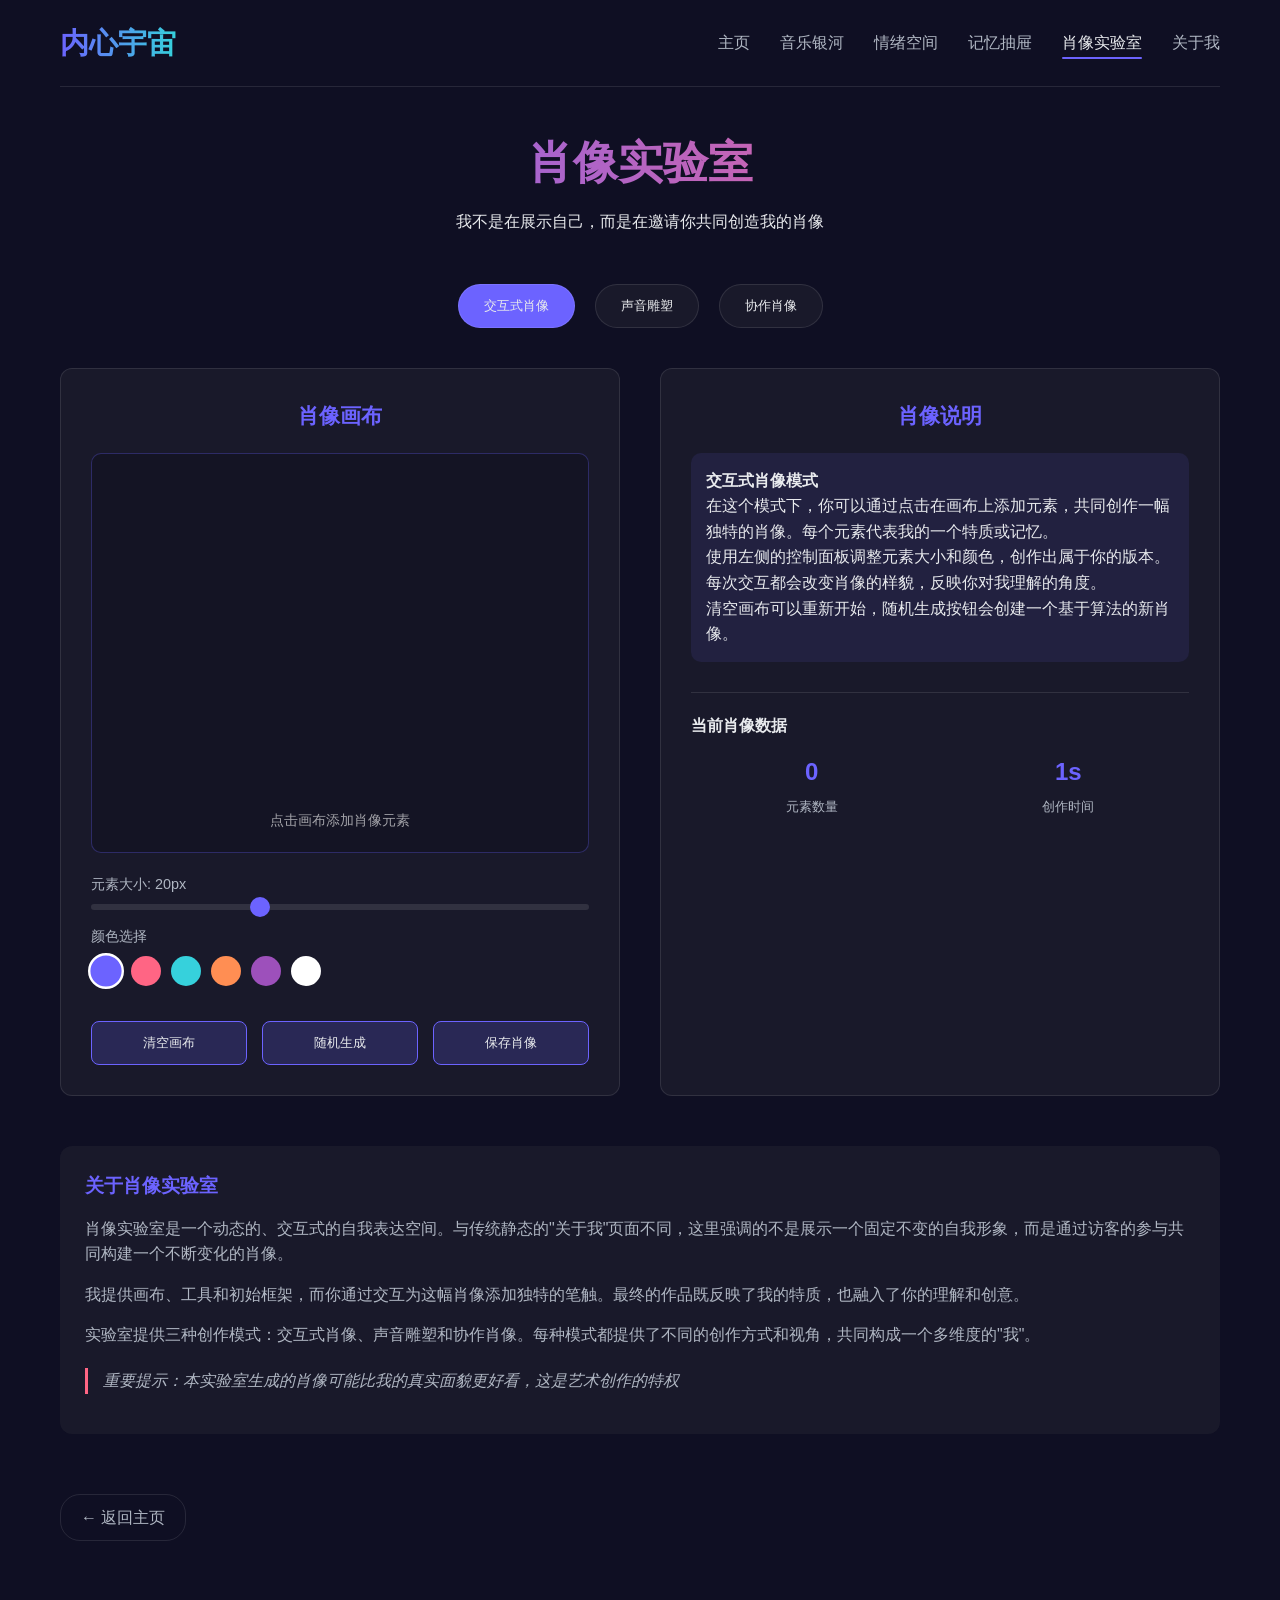
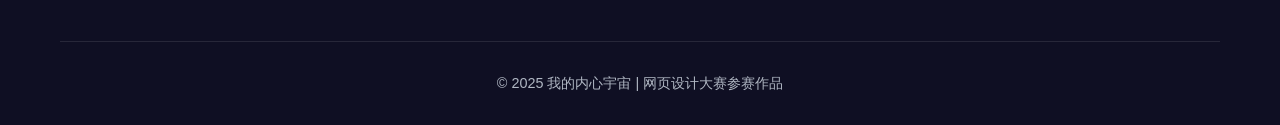
<file: portrait-lab.html>
<!doctype html>
<html lang="zh-CN">
  <head>
    <meta charset="UTF-8" />
    <meta name="viewport" content="width=device-width, initial-scale=1.0" />
    <title>肖像实验室 | 内心宇宙</title>
    <style>
      :root {
        --primary-color: #6c63ff;
        --secondary-color: #ff6584;
        --accent-1: #36d1dc;
        --accent-2: #5b86e5;
        --dark-bg: #0f0f23;
        --card-bg: rgba(30, 30, 46, 0.7);
        --text-primary: #e8eaed;
        --text-secondary: #b0b7c3;
        --border-radius: 12px;
        --shadow: 0 10px 30px rgba(0, 0, 0, 0.3);
        --transition: all 0.3s ease;
      }

      * {
        margin: 0;
        padding: 0;
        box-sizing: border-box;
      }

      body {
        font-family: "Segoe UI", Tahoma, Geneva, Verdana, sans-serif;
        background-color: var(--dark-bg);
        color: var(--text-primary);
        line-height: 1.6;
      }

      .container {
        max-width: 1200px;
        margin: 0 auto;
        padding: 0 20px;
        min-height: 100vh;
        display: flex;
        flex-direction: column;
      }

      .main-nav {
        display: flex;
        justify-content: space-between;
        align-items: center;
        padding: 20px 0;
        border-bottom: 1px solid rgba(255, 255, 255, 0.1);
      }

      .nav-brand {
        font-size: 1.8rem;
        font-weight: 600;
        background: linear-gradient(
          90deg,
          var(--primary-color),
          var(--accent-1)
        );
        -webkit-background-clip: text;
        background-clip: text;
        color: transparent;
      }

      .nav-links {
        display: flex;
        list-style: none;
        gap: 30px;
      }

      .nav-links a {
        color: var(--text-secondary);
        text-decoration: none;
        font-weight: 500;
        transition: var(--transition);
        padding: 8px 0;
        position: relative;
      }

      .nav-links a:hover,
      .nav-links a.active {
        color: var(--text-primary);
      }

      .nav-links a.active::after {
        content: "";
        position: absolute;
        bottom: 0;
        left: 0;
        width: 100%;
        height: 2px;
        background: var(--primary-color);
        border-radius: 2px;
      }

      .menu-toggle {
        display: none;
        background: none;
        border: none;
        color: var(--text-primary);
        font-size: 1.5rem;
        cursor: pointer;
      }

      .portrait-lab-container {
        flex: 1;
        padding: 40px 0;
      }

      .lab-header {
        text-align: center;
        margin-bottom: 50px;
      }

      .lab-header h1 {
        font-size: 2.8rem;
        margin-bottom: 10px;
        background: linear-gradient(
          90deg,
          var(--primary-color),
          var(--secondary-color)
        );
        -webkit-background-clip: text;
        background-clip: text;
        color: transparent;
      }

      .lab-controls {
        display: flex;
        justify-content: center;
        gap: 20px;
        margin-bottom: 40px;
        flex-wrap: wrap;
      }

      .lab-mode-btn {
        padding: 12px 25px;
        background: var(--card-bg);
        border: 1px solid rgba(255, 255, 255, 0.1);
        border-radius: 25px;
        color: var(--text-primary);
        cursor: pointer;
        transition: var(--transition);
        font-weight: 500;
      }

      .lab-mode-btn.active,
      .lab-mode-btn:hover {
        background: var(--primary-color);
      }

      .lab-canvas-container {
        display: grid;
        grid-template-columns: 1fr 1fr;
        gap: 40px;
        margin-bottom: 50px;
      }

      .portrait-section {
        background: var(--card-bg);
        border-radius: var(--border-radius);
        padding: 30px;
        backdrop-filter: blur(10px);
        border: 1px solid rgba(255, 255, 255, 0.1);
      }

      .section-title {
        color: var(--primary-color);
        font-size: 1.3rem;
        margin-bottom: 20px;
        text-align: center;
      }

      .portrait-canvas {
        width: 100%;
        height: 400px;
        background: rgba(20, 20, 35, 0.8);
        border-radius: 10px;
        position: relative;
        overflow: hidden;
        margin-bottom: 20px;
        border: 1px solid rgba(108, 99, 255, 0.3);
        cursor: crosshair;
      }

      .portrait-element {
        position: absolute;
        border-radius: 50%;
        background: var(--primary-color);
        transition: var(--transition);
        cursor: pointer;
        transform: translate(-50%, -50%);
      }

      .portrait-element:hover {
        transform: translate(-50%, -50%) scale(1.2);
        filter: brightness(1.2);
      }

      .portrait-controls {
        display: flex;
        flex-direction: column;
        gap: 15px;
      }

      .control-group {
        display: flex;
        flex-direction: column;
        gap: 8px;
      }

      .control-label {
        color: var(--text-secondary);
        font-size: 0.9rem;
      }

      .control-slider {
        width: 100%;
        height: 6px;
        background: rgba(255, 255, 255, 0.1);
        border-radius: 3px;
        outline: none;
        -webkit-appearance: none;
      }

      .control-slider::-webkit-slider-thumb {
        -webkit-appearance: none;
        width: 20px;
        height: 20px;
        background: var(--primary-color);
        border-radius: 50%;
        cursor: pointer;
      }

      .color-palette {
        display: flex;
        gap: 10px;
        flex-wrap: wrap;
      }

      .color-option {
        width: 30px;
        height: 30px;
        border-radius: 50%;
        cursor: pointer;
        transition: var(--transition);
        border: 2px solid transparent;
      }

      .color-option.active,
      .color-option:hover {
        transform: scale(1.2);
        border-color: white;
      }

      .action-buttons {
        display: flex;
        gap: 15px;
        margin-top: 20px;
      }

      .action-btn {
        flex: 1;
        padding: 12px;
        background: rgba(108, 99, 255, 0.2);
        border: 1px solid var(--primary-color);
        border-radius: 8px;
        color: var(--text-primary);
        cursor: pointer;
        transition: var(--transition);
        font-weight: 500;
      }

      .action-btn:hover {
        background: var(--primary-color);
      }

      .portrait-description {
        background: var(--card-bg);
        border-radius: var(--border-radius);
        padding: 25px;
        margin-bottom: 40px;
        backdrop-filter: blur(10px);
      }

      .portrait-description h3 {
        color: var(--primary-color);
        margin-bottom: 15px;
      }

      .portrait-description p {
        margin-bottom: 15px;
        color: var(--text-secondary);
      }

      .mode-description {
        display: none;
        padding: 15px;
        background: rgba(108, 99, 255, 0.1);
        border-radius: 10px;
        margin-top: 20px;
      }

      .mode-description.active {
        display: block;
      }

      .humor-note {
        font-style: italic;
        color: var(--secondary-color);
        border-left: 3px solid var(--secondary-color);
        padding-left: 15px;
        margin-top: 20px;
      }

      .back-btn {
        display: inline-block;
        margin-top: 20px;
        color: var(--text-secondary);
        text-decoration: none;
        transition: var(--transition);
        padding: 10px 20px;
        border: 1px solid rgba(255, 255, 255, 0.1);
        border-radius: 20px;
      }

      .back-btn:hover {
        color: var(--primary-color);
        border-color: var(--primary-color);
      }

      footer {
        text-align: center;
        padding: 30px 0;
        border-top: 1px solid rgba(255, 255, 255, 0.1);
        margin-top: 60px;
        color: var(--text-secondary);
        font-size: 0.9rem;
      }

      .interactive-hint {
        position: absolute;
        bottom: 20px;
        left: 0;
        right: 0;
        text-align: center;
        color: rgba(255, 255, 255, 0.6);
        font-size: 0.9rem;
      }

      .portrait-stats {
        margin-top: 30px;
        padding-top: 20px;
        border-top: 1px solid rgba(255, 255, 255, 0.1);
      }

      .stats-grid {
        display: grid;
        grid-template-columns: 1fr 1fr;
        gap: 15px;
        margin-top: 15px;
      }

      .stat-item {
        text-align: center;
      }

      .stat-value {
        font-size: 1.5rem;
        color: var(--primary-color);
        font-weight: 600;
      }

      .stat-label {
        font-size: 0.8rem;
        color: var(--text-secondary);
        margin-top: 5px;
      }

      /* 响应式设计 */
      @media (max-width: 768px) {
        .lab-canvas-container {
          grid-template-columns: 1fr;
        }

        .nav-links {
          display: none;
        }

        .menu-toggle {
          display: block;
        }

        .action-buttons {
          flex-direction: column;
        }
      }
    </style>
  </head>
  <body>
    <div class="container">
      <nav class="main-nav">
        <div class="nav-brand">内心宇宙</div>
        <ul class="nav-links">
          <li><a href="../index.html">主页</a></li>
          <li><a href="music-galaxy.html">音乐银河</a></li>
          <li><a href="anxiety-room.html">情绪空间</a></li>
          <li><a href="memory-drawers.html">记忆抽屉</a></li>
          <li><a href="portrait-lab.html" class="active">肖像实验室</a></li>
          <li><a href="about-me.html">关于我</a></li>
        </ul>
        <button class="menu-toggle">☰</button>
      </nav>

      <main class="portrait-lab-container">
        <div class="lab-header">
          <h1>肖像实验室</h1>
          <p>我不是在展示自己，而是在邀请你共同创造我的肖像</p>
        </div>

        <div class="lab-controls">
          <button class="lab-mode-btn active" data-mode="interactive">
            交互式肖像
          </button>
          <button class="lab-mode-btn" data-mode="sound">声音雕塑</button>
          <button class="lab-mode-btn" data-mode="collaborative">
            协作肖像
          </button>
        </div>

        <div class="lab-canvas-container">
          <div class="portrait-section">
            <h3 class="section-title">肖像画布</h3>
            <div class="portrait-canvas" id="portraitCanvas">
              <div class="interactive-hint" id="interactiveHint">
                点击画布添加肖像元素
              </div>
            </div>

            <div class="portrait-controls">
              <div class="control-group">
                <div class="control-label">
                  元素大小: <span id="sizeValue">20</span>px
                </div>
                <input
                  type="range"
                  class="control-slider"
                  id="sizeSlider"
                  min="5"
                  max="50"
                  value="20"
                />
              </div>

              <div class="control-group">
                <div class="control-label">颜色选择</div>
                <div class="color-palette" id="colorPalette">
                  <div
                    class="color-option active"
                    style="background-color: #6c63ff"
                    data-color="#6C63FF"
                  ></div>
                  <div
                    class="color-option"
                    style="background-color: #ff6584"
                    data-color="#FF6584"
                  ></div>
                  <div
                    class="color-option"
                    style="background-color: #36d1dc"
                    data-color="#36D1DC"
                  ></div>
                  <div
                    class="color-option"
                    style="background-color: #ff8e53"
                    data-color="#FF8E53"
                  ></div>
                  <div
                    class="color-option"
                    style="background-color: #9d50bb"
                    data-color="#9D50BB"
                  ></div>
                  <div
                    class="color-option"
                    style="background-color: #ffffff"
                    data-color="#FFFFFF"
                  ></div>
                </div>
              </div>

              <div class="action-buttons">
                <button class="action-btn" id="clearBtn">清空画布</button>
                <button class="action-btn" id="randomBtn">随机生成</button>
                <button class="action-btn" id="saveBtn">保存肖像</button>
              </div>
            </div>
          </div>

          <div class="portrait-section">
            <h3 class="section-title">肖像说明</h3>

            <div class="mode-description active" id="interactiveDesc">
              <h4>交互式肖像模式</h4>
              <p>
                在这个模式下，你可以通过点击在画布上添加元素，共同创作一幅独特的肖像。每个元素代表我的一个特质或记忆。
              </p>
              <p>
                使用左侧的控制面板调整元素大小和颜色，创作出属于你的版本。每次交互都会改变肖像的样貌，反映你对我理解的角度。
              </p>
              <p>
                清空画布可以重新开始，随机生成按钮会创建一个基于算法的新肖像。
              </p>
            </div>

            <div class="mode-description" id="soundDesc">
              <h4>声音雕塑模式</h4>
              <p>
                在这个模式下，你可以通过声音创作肖像。点击"开始录音"按钮，对着麦克风说话或发出声音，系统会将你的声音转化为三维生长的虚拟雕塑。
              </p>
              <p>
                音高决定雕塑的高度，音量决定雕塑的宽度，音色决定雕塑的颜色。每一座雕塑都是你与我的一次独特声音互动。
              </p>
              <p>
                注意：此模式需要浏览器麦克风权限。你可以随时停止录音，查看生成的声音雕塑。
              </p>
            </div>

            <div class="mode-description" id="collaborativeDesc">
              <h4>协作肖像模式</h4>
              <p>
                在这个模式下，你可以看到其他访客创作的肖像元素。每个访客的交互都会在这幅集体肖像中留下痕迹。
              </p>
              <p>
                画布上的每个点都代表一个访客的贡献，颜色表示他们的情绪，大小表示他们交互的时间长度。
              </p>
              <p>
                这幅肖像是集体创作的成果，展示了不同人对我的不同理解和印象的融合。
              </p>
            </div>

            <div class="portrait-stats">
              <h4>当前肖像数据</h4>
              <div class="stats-grid">
                <div class="stat-item">
                  <div class="stat-value" id="elementCount">0</div>
                  <div class="stat-label">元素数量</div>
                </div>
                <div class="stat-item">
                  <div class="stat-value" id="creationTime">0s</div>
                  <div class="stat-label">创作时间</div>
                </div>
              </div>
            </div>
          </div>
        </div>

        <div class="portrait-description">
          <h3>关于肖像实验室</h3>
          <p>
            肖像实验室是一个动态的、交互式的自我表达空间。与传统静态的"关于我"页面不同，这里强调的不是展示一个固定不变的自我形象，而是通过访客的参与共同构建一个不断变化的肖像。
          </p>
          <p>
            我提供画布、工具和初始框架，而你通过交互为这幅肖像添加独特的笔触。最终的作品既反映了我的特质，也融入了你的理解和创意。
          </p>
          <p>
            实验室提供三种创作模式：交互式肖像、声音雕塑和协作肖像。每种模式都提供了不同的创作方式和视角，共同构成一个多维度的"我"。
          </p>
          <p class="humor-note">
            重要提示：本实验室生成的肖像可能比我的真实面貌更好看，这是艺术创作的特权
          </p>
        </div>

        <a href="../index.html" class="back-btn">← 返回主页</a>
      </main>

      <footer>
        <p>© 2025 我的内心宇宙 | 网页设计大赛参赛作品</p>
      </footer>
    </div>

    <script>
      document.addEventListener("DOMContentLoaded", function () {
        // 获取DOM元素
        const canvas = document.getElementById("portraitCanvas");
        const sizeSlider = document.getElementById("sizeSlider");
        const sizeValue = document.getElementById("sizeValue");
        const colorPalette = document.getElementById("colorPalette");
        const clearBtn = document.getElementById("clearBtn");
        const randomBtn = document.getElementById("randomBtn");
        const saveBtn = document.getElementById("saveBtn");
        const elementCount = document.getElementById("elementCount");
        const creationTime = document.getElementById("creationTime");
        const modeButtons = document.querySelectorAll(".lab-mode-btn");
        const modeDescriptions = document.querySelectorAll(".mode-description");

        // 状态变量
        let currentColor = "#6C63FF";
        let currentSize = 20;
        let elements = [];
        let startTime = Date.now();
        let timerInterval;

        // 初始化
        function init() {
          // 设置初始大小显示
          sizeValue.textContent = currentSize;

          // 开始计时
          startTimer();

          // 添加事件监听器
          setupEventListeners();
        }

        // 设置事件监听器
        function setupEventListeners() {
          // 画布点击事件
          canvas.addEventListener("click", function (e) {
            if (e.target === canvas) {
              addElement(e.offsetX, e.offsetY);
            }
          });

          // 大小滑块事件
          sizeSlider.addEventListener("input", function () {
            currentSize = parseInt(this.value);
            sizeValue.textContent = currentSize;
          });

          // 颜色选择事件
          colorPalette.addEventListener("click", function (e) {
            if (e.target.classList.contains("color-option")) {
              // 移除所有active类
              document.querySelectorAll(".color-option").forEach((option) => {
                option.classList.remove("active");
              });

              // 设置当前颜色
              e.target.classList.add("active");
              currentColor = e.target.getAttribute("data-color");
            }
          });

          // 清空按钮事件
          clearBtn.addEventListener("click", function () {
            if (confirm("确定要清空画布吗？")) {
              clearCanvas();
            }
          });

          // 随机生成按钮事件
          randomBtn.addEventListener("click", function () {
            generateRandomElements();
          });

          // 保存按钮事件
          saveBtn.addEventListener("click", function () {
            savePortrait();
          });

          // 模式切换按钮事件
          modeButtons.forEach((button) => {
            button.addEventListener("click", function () {
              const mode = this.getAttribute("data-mode");

              // 更新活动按钮
              modeButtons.forEach((btn) => btn.classList.remove("active"));
              this.classList.add("active");

              // 更新模式描述
              modeDescriptions.forEach((desc) =>
                desc.classList.remove("active"),
              );
              document.getElementById(`${mode}Desc`).classList.add("active");

              // 显示提示（功能后续实现）
              if (mode !== "interactive") {
                alert(
                  `"${this.textContent}"模式功能将在后续版本中实现，当前仅支持交互式肖像模式`,
                );
              }
            });
          });
        }

        // 添加元素到画布
        function addElement(x, y) {
          const element = document.createElement("div");
          element.className = "portrait-element";

          // 设置元素样式
          element.style.width = `${currentSize}px`;
          element.style.height = `${currentSize}px`;
          element.style.backgroundColor = currentColor;
          element.style.left = `${x}px`;
          element.style.top = `${y}px`;

          // 添加点击删除功能
          element.addEventListener("click", function (e) {
            e.stopPropagation();
            if (confirm("删除这个元素？")) {
              this.remove();
              elements = elements.filter((el) => el !== this);
              updateElementCount();
            }
          });

          // 添加到画布和元素数组
          canvas.appendChild(element);
          elements.push(element);

          // 更新元素计数
          updateElementCount();
        }

        // 清空画布
        function clearCanvas() {
          elements.forEach((element) => element.remove());
          elements = [];
          updateElementCount();
        }

        // 随机生成元素
        function generateRandomElements() {
          // 先清空画布
          clearCanvas();

          // 生成10-20个随机元素
          const count = Math.floor(Math.random() * 11) + 10;

          for (let i = 0; i < count; i++) {
            const x = Math.random() * (canvas.offsetWidth - 50) + 25;
            const y = Math.random() * (canvas.offsetHeight - 50) + 25;
            const size = Math.floor(Math.random() * 30) + 10;

            // 随机选择颜色
            const colors = [
              "#6C63FF",
              "#FF6584",
              "#36D1DC",
              "#FF8E53",
              "#9D50BB",
              "#FFFFFF",
            ];
            const color = colors[Math.floor(Math.random() * colors.length)];

            // 创建元素
            const element = document.createElement("div");
            element.className = "portrait-element";
            element.style.width = `${size}px`;
            element.style.height = `${size}px`;
            element.style.backgroundColor = color;
            element.style.left = `${x}px`;
            element.style.top = `${y}px`;

            // 添加点击删除功能
            element.addEventListener("click", function (e) {
              e.stopPropagation();
              if (confirm("删除这个元素？")) {
                this.remove();
                elements = elements.filter((el) => el !== this);
                updateElementCount();
              }
            });

            // 添加到画布和元素数组
            canvas.appendChild(element);
            elements.push(element);
          }

          // 更新元素计数
          updateElementCount();
        }

        // 保存肖像
        function savePortrait() {
          // 创建临时canvas用于导出图像
          const tempCanvas = document.createElement("canvas");
          const ctx = tempCanvas.getContext("2d");

          // 设置canvas尺寸
          tempCanvas.width = canvas.offsetWidth;
          tempCanvas.height = canvas.offsetHeight;

          // 绘制背景
          ctx.fillStyle = "rgba(20, 20, 35, 0.8)";
          ctx.fillRect(0, 0, tempCanvas.width, tempCanvas.height);

          // 绘制所有元素
          elements.forEach((element) => {
            const rect = element.getBoundingClientRect();
            const canvasRect = canvas.getBoundingClientRect();

            const x = rect.left - canvasRect.left;
            const y = rect.top - canvasRect.top;
            const size = parseInt(element.style.width);
            const color = element.style.backgroundColor;

            // 绘制圆形
            ctx.beginPath();
            ctx.arc(x + size / 2, y + size / 2, size / 2, 0, Math.PI * 2);
            ctx.fillStyle = color;
            ctx.fill();
          });

          // 创建下载链接
          const link = document.createElement("a");
          link.download = "portrait-" + new Date().getTime() + ".png";
          link.href = tempCanvas.toDataURL("image/png");
          link.click();

          alert("肖像已保存为PNG图像！");
        }

        // 更新元素计数
        function updateElementCount() {
          elementCount.textContent = elements.length;
        }

        // 开始计时器
        function startTimer() {
          timerInterval = setInterval(() => {
            const elapsed = Math.floor((Date.now() - startTime) / 1000);
            creationTime.textContent = `${elapsed}s`;
          }, 1000);
        }

        // 初始化应用
        init();
      });
    </script>
  </body>
</html>
</file>
